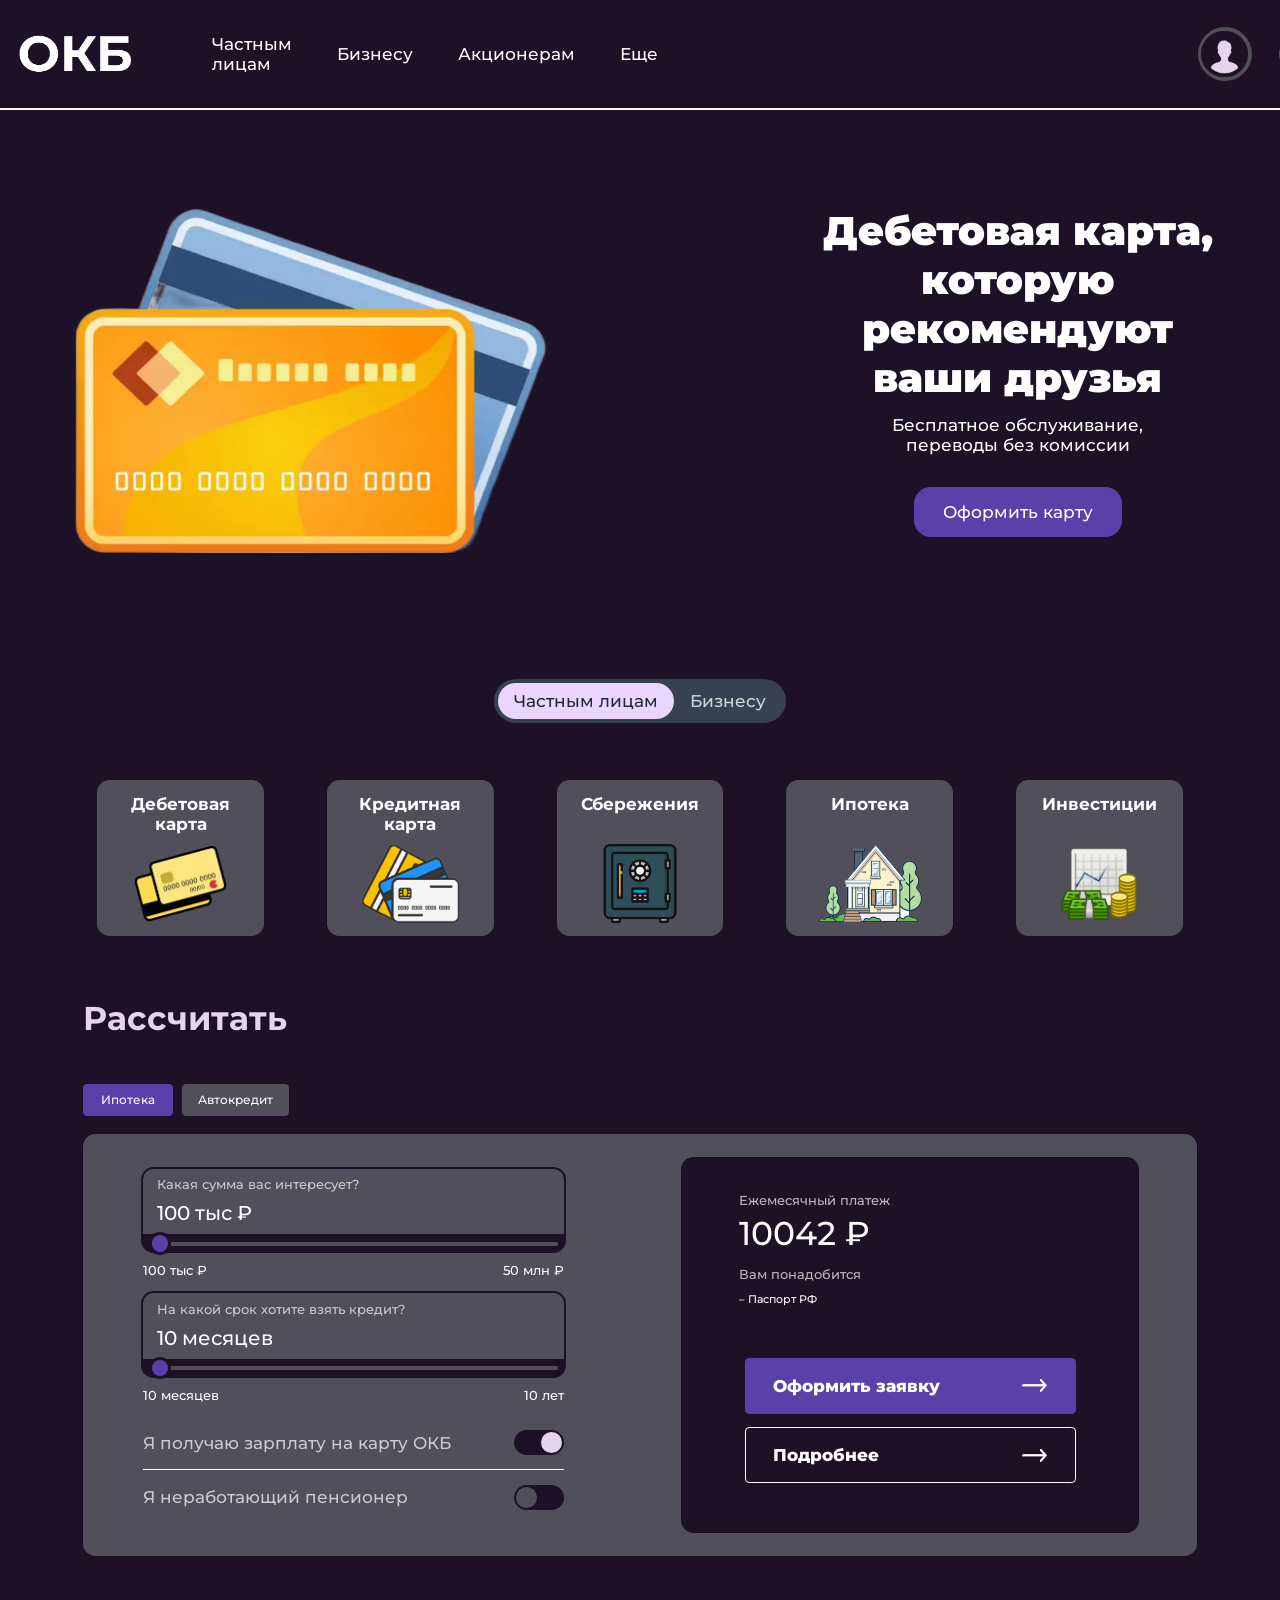
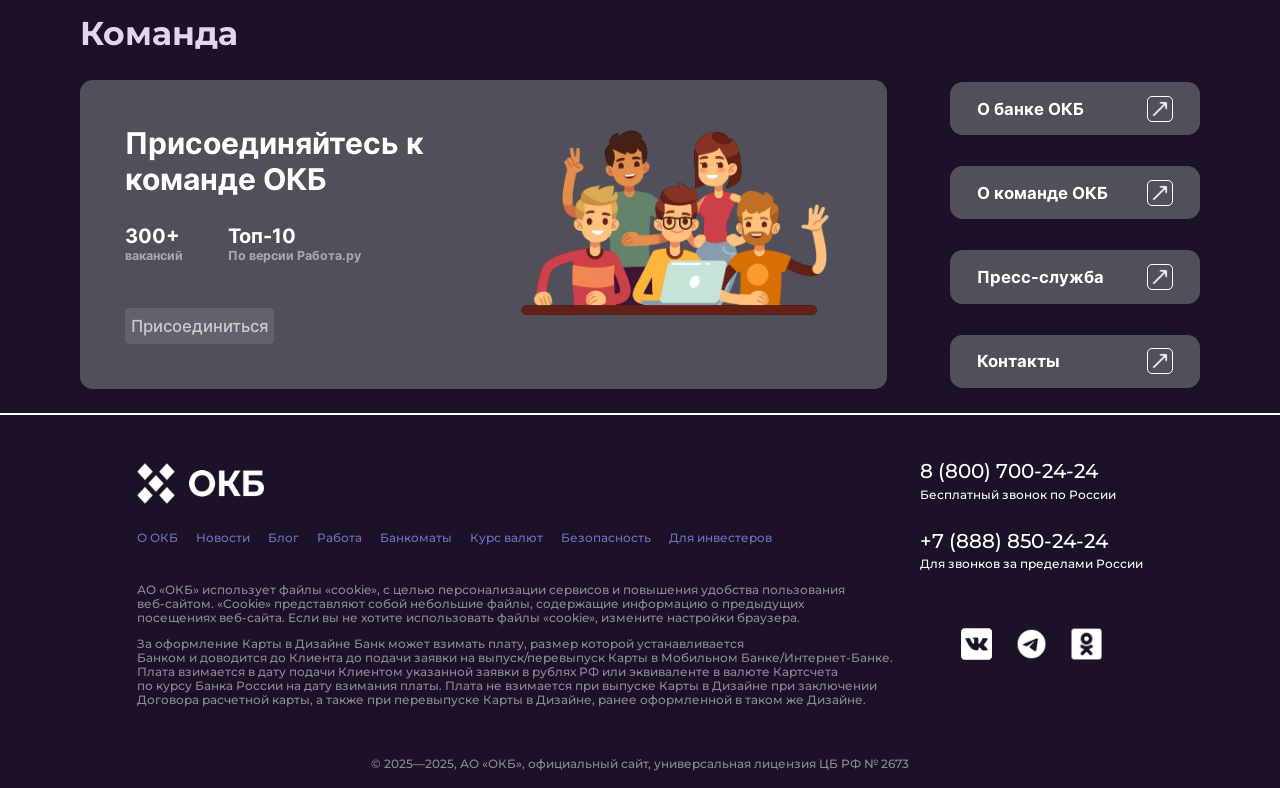
<file: index.html>
<!DOCTYPE html>
<html lang="ru">

<head>
	<meta charset="UTF-8">
	<meta name="viewport" content="width=device-width, initial-scale=1.0">
	<link rel="icon" href="assets/img/icon-okb.png" type="image/png">
	<link rel="stylesheet" href="assets/style/style.css">
	<title>ОКБ | Главная старница</title>
</head>

<body>
	<div class="move-header">
		<header>
			<div class="box-logo-and-nav">
				<img onclick="window.location.href='index.html';" src="assets/img/logo-no-bg-preview (carve.photos).png"
					alt="logo" class="logo">
				<nav class="nav-header" id="nav-header">
					<a onclick="showAlert()" href="">Частным лицам</a>
					<a onclick="showAlert()" href="">Бизнесу</a>
					<a onclick="showAlert()" href="">Акционерам</a>
					<a onclick="showAlert()" href="">Еще</a>
				</nav>
			</div>
			<div class="box-theams-account">
				<div class="fon-account">
					<div class="fon2-account" onclick="window.location.href='entrance.html';">
						<img class="user" src="assets/img/icons8-male-user-90.png" alt="account">
					</div>
				</div>
				<div class="burger" id="burger">
					<div class="line"></div>
					<div class="line"></div>
					<div class="line"></div>
				</div>
				<input type="checkbox" id="toggle_checkbox" checked>
				<label for="toggle_checkbox">
					<div id="ball-fon"></div>
					<div id="star">
						<div class="star" id="star-1">✸</div>
					</div>
					<div id="moon"><img class="moon-img" src="assets/img/icons8-do-not-disturb-ios-90.png" alt="moon">
					</div>
				</label>
			</div>
		</header>
		<div class="dividing-line"></div>
	</div>
	<main>
		<section class="recommendations">
			<img class="recommendations-img"
				src="assets/img/2021-recap-credit-card-users-spent-rs-39000-crore-on-digital-payments.png"
				alt="recommendations">
			<div class="right-block">
				<h1>Дебетовая карта, <br>
					которую рекомендуют <br> ваши друзья</h1>
				<p>Бесплатное обслуживание, <br>
					переводы без комиссии</p>
				<button onclick="showAlert()" class="arrange">Оформить карту</button>
			</div>
		</section>
		<section class="cards">
			<div class="cards-mode">
				<button id="privateBtn" class="cards-mode-button" onclick="toggleButtons('private')">Частным
					лицам</button>
				<button id="businessBtn" class="cards-mode-button" onclick="toggleButtons('business')">Бизнесу</button>
			</div>
			<div class="cards-box">
				<div class="card" onclick="window.location.href='catalog-maps.html';">
					<p>Дебетовая <br> карта</p>
					<img src="assets/img/i.png" alt="Дебеьлвая карта">
				</div>
				<div class="card" onclick="showAlert()">
					<p>Кредитная <br> карта</p>
					<img src="assets/img/JD-11-1024.png" alt="Кредитная карта">
				</div>
				<div class="card" onclick="showAlert()">
					<p>Сбережения</p>
					<img src="assets/img/removebg.png" alt="Сбережения">
				</div>
				<div class="card" onclick="showAlert()">
					<p>Ипотека</p>
					<img src="assets/img/removebg (2).png" alt="Ипотека">
				</div>
				<div class="card" onclick="showAlert()">
					<p>Инвестиции</p>
					<img src="assets/img/GnuCash_logo.svg.png" alt="Инвестиции">
				</div>
			</div>
		</section>
		<section class="calculate-fon">
			<div class="calculate">
				<h1 class="calculate-h1">Рассчитать</h1>
				<div class="calculate-btn-box">
					<button class="calculate-btn calculate-btn-1 active">Ипотека</button>
					<button class="calculate-btn calculate-btn-2">Автокредит</button>
				</div>
				<div class="calculate-box">
					<div class="calculate-box-left">
						<div class="calculate-input-left-right">
							<div class="calculate-input">
								<p class="calculate-input-top">Какая сумма вас интересует?</p>
								<p class="calculate-input-bottom sum">100 тыс ₽</p>
								<input type="range" class="calculate-range" id="colorSlider" min="1" max="50" value="1">
							</div>
							<div class="sum-up">
								<p class="sum-up-1">100 тыс ₽</p>
								<p class="sum-up-2">50 млн ₽</p>
							</div>
							<div class="calculate-input">
								<p class="calculate-input-top">На какой срок хотите взять кредит?</p>
								<p class="calculate-input-bottom mon">5 лет</p>
								<input type="range" class="calculate-range" id="colorSlider1" min="1" max="120"
									value="1">
							</div>
							<div class="sum-up">
								<p class="sum-up-1">10 месяцев</p>
								<p class="sum-up-2">10 лет</p>
							</div>
							<div class="salary-pension">
								<p>Я получаю зарплату на карту ОКБ</p>
								<div id="toggle1" class="toggle1" onclick="toggleSwitch1()">
									<div class="toggle-circle1"></div>
								</div>
							</div>

							<div class="calculate-line"></div>
							<div class="salary-pension">
								<p>Я неработающий пенсионер</p>
								<div id="toggle" class="toggle" onclick="toggleSwitch()">
									<div class="toggle-circle"></div>
								</div>
							</div>
						</div>
					</div>
					<div class="calculate-box-right">
						<div class="calculate-box-right-top">
							<p class="c-b-r-t-1">Ежемесячный платеж</p>
							<p class="c-b-r-t-2">3 150 ₽</p>
							<p class="c-b-r-t-3">Вам понадобится</p>
							<p class="c-b-r-t-4">– Паспорт РФ</p>
						</div>
						<div class="calculate-box-right-bottom">
							<div onclick="showAlert()" class="calculate-box-right-button">
								<p>Оформить заявку</p> <img src="assets/img/icons8-стрелка-100.png" alt="Ссылка">
							</div>
							<div onclick="showAlert()" class="calculate-box-right-button btn-white">
								<p>Подробнее</p><img src="assets/img/icons8-стрелка-100.png" alt="Ссылка">
							</div>
						</div>
					</div>
				</div>
			</div>

		</section>
		<section class="command-fon">
			<div class="command">
				<h1 class="command-h1">Команда</h1>
				<div class="command-box">
					<div class="left-command">
						<div class="command-text-box">
							<h1>Присоединяйтесь к <br> команде ОКБ</h1>
							<div class="box-command-info">
								<div class="command-info">
									<p class="command-main">300+</p>
									<p class="command-main-bottom">вакансий</p>
								</div>
								<div class="command-info">
									<p class="command-main">Топ-10</p>
									<p class="command-main-bottom">По версии Работа.ру</p>
								</div>
							</div>
							<button onclick="showAlert()" class="btn-command">Присоединиться</button>
						</div>
						<img class="command-img" src="assets/img/i-Photoroom.png" alt="Команда">
					</div>
					<div class="right-command">
						<div onclick="showAlert()" class="command-link">
							<p>О банке ОКБ</p>
							<div class="rect"><img src="assets/img/icons8-стрелка-100.png" alt="Ссылка"></div>
						</div>
						<div onclick="showAlert()" class="command-link">
							<p>О команде ОКБ</p>
							<div class="rect"><img src="assets/img/icons8-стрелка-100.png" alt="Ссылка"></div>
						</div>
						<div onclick="showAlert()" class="command-link">
							<p>Пресс-служба</p>
							<div class="rect"><img src="assets/img/icons8-стрелка-100.png" alt="Ссылка"></div>
						</div>
						<div onclick="showAlert()" class="command-link">
							<p>Контакты</p>
							<div class="rect"><img src="assets/img/icons8-стрелка-100.png" alt="Ссылка"></div>
						</div>
					</div>

				</div>
			</div>
		</section>
	</main>
	<div class="dividing-line"></div>
	<footer>
		<div class="footer-top">
			<div class="footer-left">
				<img src="assets/img/logo-no-bg-preview (carve.photos).png" alt="logo">
				<nav class="nav-footer">
					<a onclick="showAlert()" href="">О ОКБ</a>
					<a onclick="showAlert()" href="">Новости</a>
					<a onclick="showAlert()" href="">Блог</a>
					<a onclick="showAlert()" href="">Работа</a>
					<a onclick="showAlert()" href="">Банкоматы</a>
					<a href="exchangerate.html">Курс валют</a>
					<a onclick="showAlert()" href="">Безопасность</a>
					<a onclick="showAlert()" href="">Для инвестеров</a>
				</nav>
				<div class="text-box">
					<p>АО «ОКБ» использует файлы «cookie», с целью персонализации сервисов и повышения удобства
						пользования <br>
						веб-сайтом. «Cookie» представляют собой небольшие файлы, содержащие информацию о предыдущих <br>
						посещениях веб-сайта. Если вы не хотите использовать файлы «cookie», измените настройки
						браузера.

					</p>
					<p>За оформление Карты в Дизайне Банк может взимать плату, размер которой устанавливается <br>
						Банком и доводится до Клиента до подачи заявки на выпуск/перевыпуск Карты в Мобильном
						Банке/Интернет-Банке. <br>
						Плата взимается в дату подачи Клиентом указанной заявки в рублях РФ или эквиваленте в валюте
						Картсчета <br>
						по курсу Банка России на дату взимания платы. Плата не взимается при выпуске Карты в Дизайне при
						заключении <br>
						Договора расчетной карты, а также при перевыпуске Карты в Дизайне, ранее оформленной в таком же
						Дизайне.</p>
				</div>
			</div>
			<div class="footer-right">
				<div class="contact">
					<div class="tel">
						<a href="tel:+">8 (800) 700-24-24</a>
						<p>Бесплатный звонок по России</p>
					</div>
					<div class="tel">
						<a href="tel:+">+7 (888) 850-24-24</a>
						<p>Для звонков за пределами России </p>
					</div>
				</div>
				<div class="social">
					<img onclick="showAlert()" src="assets/img/icons8-vk-com-96.png" alt="VK"><img onclick="showAlert()" src="assets/img/icons8-telegram-100.png"
						alt="Telegram"><img onclick="showAlert()" src="assets/img/icons8-odnoklassniki-90.png" alt="Одноклассники">
				</div>
			</div>
		</div>
		<div class="footer-bottom">
			© 2025—2025, АО «ОКБ», официальный сайт, универсальная лицензия ЦБ РФ № 2673
		</div>
	</footer>
	<script src="assets/script/script.js"></script>
</body>

</html>
</file>
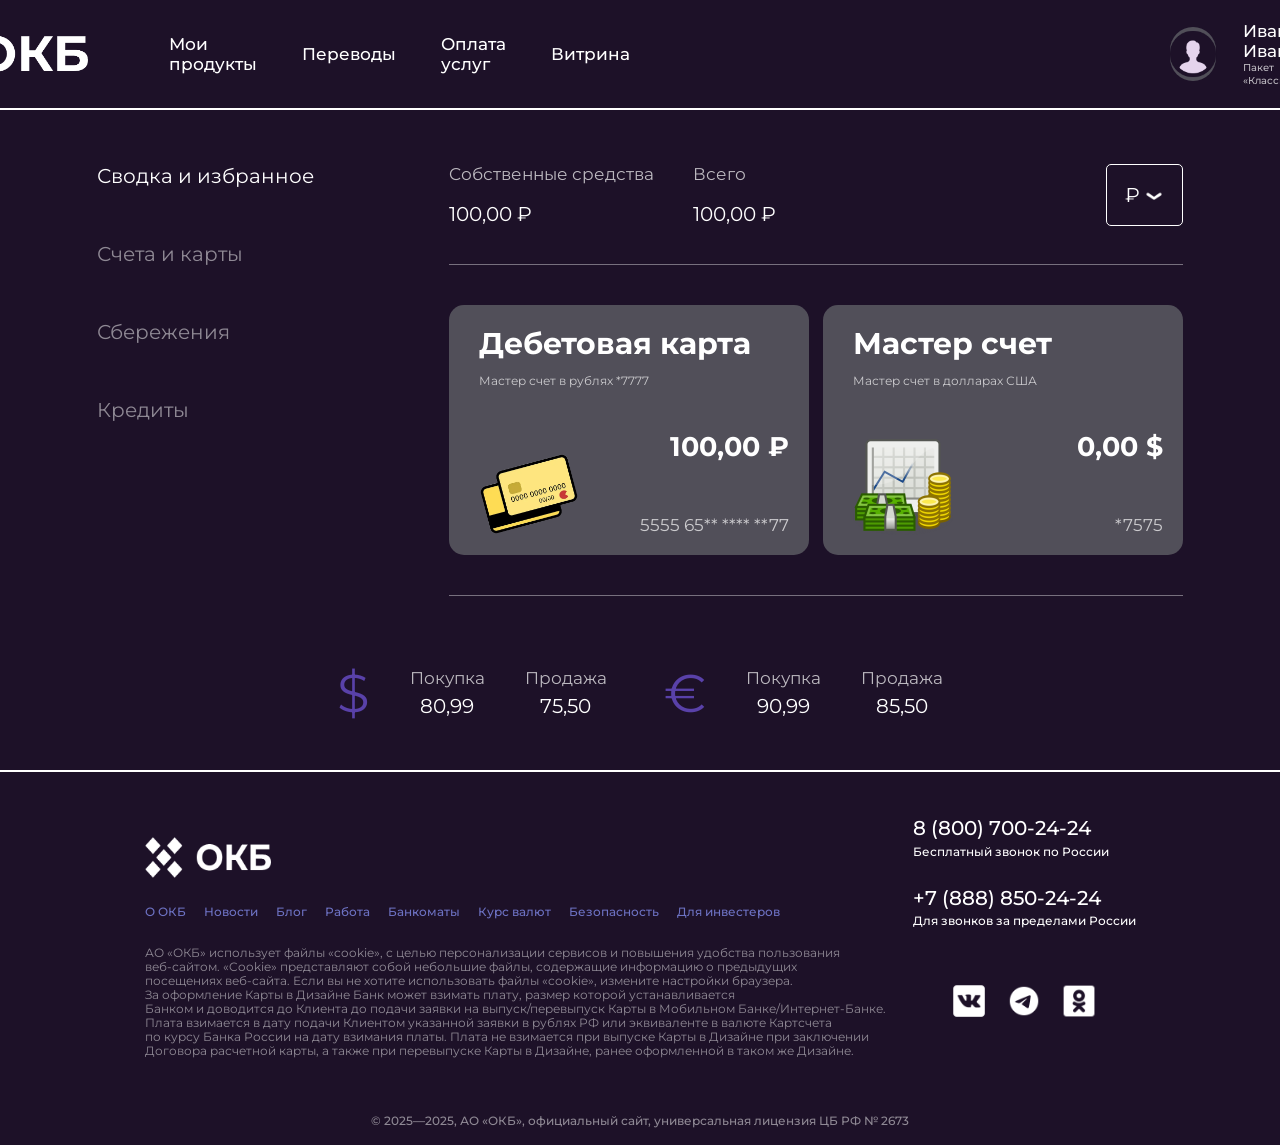
<file: account.html>
<!doctype html>
<html lang="ru">
  <head>
    <meta charset="UTF-8" />
    <meta name="viewport" content="width=device-width, initial-scale=1.0" />
    <link rel="icon" href="assets/img/icon-okb.png" type="image/png" />
    <link rel="stylesheet" href="assets/style/style.css" />
    <link rel="stylesheet" href="assets/style/account.css" />
    <title>Личный кабинет</title>
  </head>

  <body>
    <div class="move-header">
      <header>
        <div class="box-logo-and-nav">
          <img
            onclick="window.location.href = 'index.html'"
            src="assets/img/logo-no-bg-preview (carve.photos).png"
            alt="logo"
            class="logo"
          />
          <nav class="nav-header" id="nav-header">
            <a onclick="showAlert()" href="">Мои продукты</a>
            <a onclick="showAlert()" href="">Переводы</a>
            <a onclick="showAlert()" href="">Оплата услуг</a>
            <a onclick="showAlert()" href="">Витрина</a>
          </nav>
        </div>
        <div class="box-theams-account">
          <div class="fon-account">
            <div
              class="fon2-account"
              onclick="window.location.href = 'entrance.html'"
            >
              <img
                class="user"
                src="assets/img/icons8-male-user-90.png"
                alt="account"
              />
            </div>
          </div>
          <div class="user">
            <div class="user-box">
              <p class="usernam">Иванов Иван</p>
              <p class="status">Пакет «Классический»</p>
            </div>
            <img src="assets/img/icons8-chevron-down-96.png" alt="" />
          </div>
          <div class="burger" id="burger">
            <div class="line"></div>
            <div class="line"></div>
            <div class="line"></div>
          </div>
          <input type="checkbox" id="toggle_checkbox" checked />
          <label for="toggle_checkbox">
            <div id="ball-fon"></div>
            <div id="star">
              <div class="star" id="star-1">✸</div>
            </div>
            <div id="moon">
              <img
                class="moon-img"
                src="assets/img/icons8-do-not-disturb-ios-90.png"
                alt="moon"
              />
            </div>
          </label>
        </div>
      </header>
      <div class="dividing-line"></div>
    </div>
    <main>
      <div class="container">
        <div class="account-content-box">
          <div class="account-nav-box">
            <nav>
              <a onclick="showAlert()" href="#" class="active-1"
                >Сводка и избранное</a
              >
            </nav>
            <nav><a onclick="showAlert()" href="#">Счета и карты</a></nav>
            <nav><a onclick="showAlert()" href="#">Сбережения</a></nav>
            <nav><a onclick="showAlert()" href="#">Кредиты</a></nav>
          </div>
          <div class="account-billing">
            <div class="account-billing__header">
              <div class="account-billing__header-balance-box">
                <div class="account-billing__header-balance">
                  <p class="gray-p">Cобственные средства</p>
                  <p class="white-p" id="amount">100,00 ₽</p>
                </div>
                <div class="account-billing__header-balance">
                  <p class="gray-p">Всего</p>
                  <p class="white-p" id="amount2">100,00 ₽</p>
                </div>
              </div>
              <div class="account-billing__header-currency">
                <p class="white-p" id="selected-currency">₽</p>
                <img
                  src="assets/img/icons8-chevron-down-96.png"
                  alt="arrow"
                  id="currency-toggle"
                />
                <div class="currency-dropdown" id="currency-dropdown">
                  <p class="currency-option" data-currency="₽">₽</p>
                  <p class="currency-option" data-currency="$">$</p>
                </div>
              </div>
            </div>
            <div class="account-billing__main">
              <div class="account-billing__main-card">
                <div class="card-header">
                  <h2>Дебетовая карта</h2>
                  <p>Мастер счет в рублях *7777</p>
                </div>
                <div class="card-main">
                  <div class="card-main__img-box">
                    <img src="assets/img/i.png" alt="Карта1" />
                  </div>
                  <div class="card-main__balance">
                    <h1>100,00 ₽</h1>
                    <p>5555 65** **** **77</p>
                  </div>
                </div>
              </div>
              <div class="account-billing__main-card">
                <div class="card-header">
                  <h2>Мастер счет</h2>
                  <p>Мастер счет в долларах США</p>
                </div>
                <div class="card-main">
                  <div class="card-main__img-box">
                    <img src="assets/img/GnuCash_logo.svg.png" alt="Карта2" />
                  </div>
                  <div class="card-main__balance">
                    <h1>0,00 $</h1>
                    <p>*7575</p>
                  </div>
                </div>
              </div>
            </div>
          </div>
        </div>
        <div class="account-rate">
          <div class="rate-box">
            <div class="rate-symbol">$</div>
            <div class="rate-cost-box">
              <p class="gray-p">Покупка</p>
              <p class="cost">80,99</p>
            </div>
            <div class="rate-cost-box">
              <p class="gray-p">Продажа</p>
              <p class="cost">75,50</p>
            </div>
          </div>
          <div class="rate-box">
            <div class="rate-symbol">€</div>
            <div class="rate-cost-box">
              <p class="gray-p">Покупка</p>
              <p class="cost">90,99</p>
            </div>
            <div class="rate-cost-box">
              <p class="gray-p">Продажа</p>
              <p class="cost">85,50</p>
            </div>
          </div>
        </div>
      </div>
    </main>
    <div class="dividing-line"></div>
    <footer>
      <div class="footer-top">
        <div class="footer-left">
          <img
            src="assets/img/logo-no-bg-preview (carve.photos).png"
            alt="logo"
          />
          <nav class="nav-footer">
            <a onclick="showAlert()" href="">О ОКБ</a>
            <a onclick="showAlert()" href="">Новости</a>
            <a onclick="showAlert()" href="">Блог</a>
            <a onclick="showAlert()" href="">Работа</a>
            <a onclick="showAlert()" href="">Банкоматы</a>
            <a href="exchangerate.html">Курс валют</a>
            <a onclick="showAlert()" href="">Безопасность</a>
            <a onclick="showAlert()" href="">Для инвестеров</a>
          </nav>
          <div class="text-box">
            <p>
              АО «ОКБ» использует файлы «cookie», с целью персонализации
              сервисов и повышения удобства пользования <br />
              веб-сайтом. «Cookie» представляют собой небольшие файлы,
              содержащие информацию о предыдущих <br />
              посещениях веб-сайта. Если вы не хотите использовать файлы
              «cookie», измените настройки браузера.
            </p>
            <p>
              За оформление Карты в Дизайне Банк может взимать плату, размер
              которой устанавливается <br />
              Банком и доводится до Клиента до подачи заявки на
              выпуск/перевыпуск Карты в Мобильном Банке/Интернет-Банке. <br />
              Плата взимается в дату подачи Клиентом указанной заявки в рублях
              РФ или эквиваленте в валюте Картсчета <br />
              по курсу Банка России на дату взимания платы. Плата не взимается
              при выпуске Карты в Дизайне при заключении <br />
              Договора расчетной карты, а также при перевыпуске Карты в Дизайне,
              ранее оформленной в таком же Дизайне.
            </p>
          </div>
        </div>
        <div class="footer-right">
          <div class="contact">
            <div class="tel">
              <a href="tel:+">8 (800) 700-24-24</a>
              <p>Бесплатный звонок по России</p>
            </div>
            <div class="tel">
              <a href="tel:+">+7 (888) 850-24-24</a>
              <p>Для звонков за пределами России</p>
            </div>
          </div>
          <div class="social">
            <img
              onclick="showAlert()"
              src="assets/img/icons8-vk-com-96.png"
              alt="VK"
            /><img
              onclick="showAlert()"
              src="assets/img/icons8-telegram-100.png"
              alt="Telegram"
            /><img
              onclick="showAlert()"
              src="assets/img/icons8-odnoklassniki-90.png"
              alt="Одноклассники"
            />
          </div>
        </div>
      </div>
      <div class="footer-bottom">
        © 2025—2025, АО «ОКБ», официальный сайт, универсальная лицензия ЦБ РФ №
        2673
      </div>
    </footer>
    <script src="assets/script/account.js"></script>
  </body>
</html>
</file>
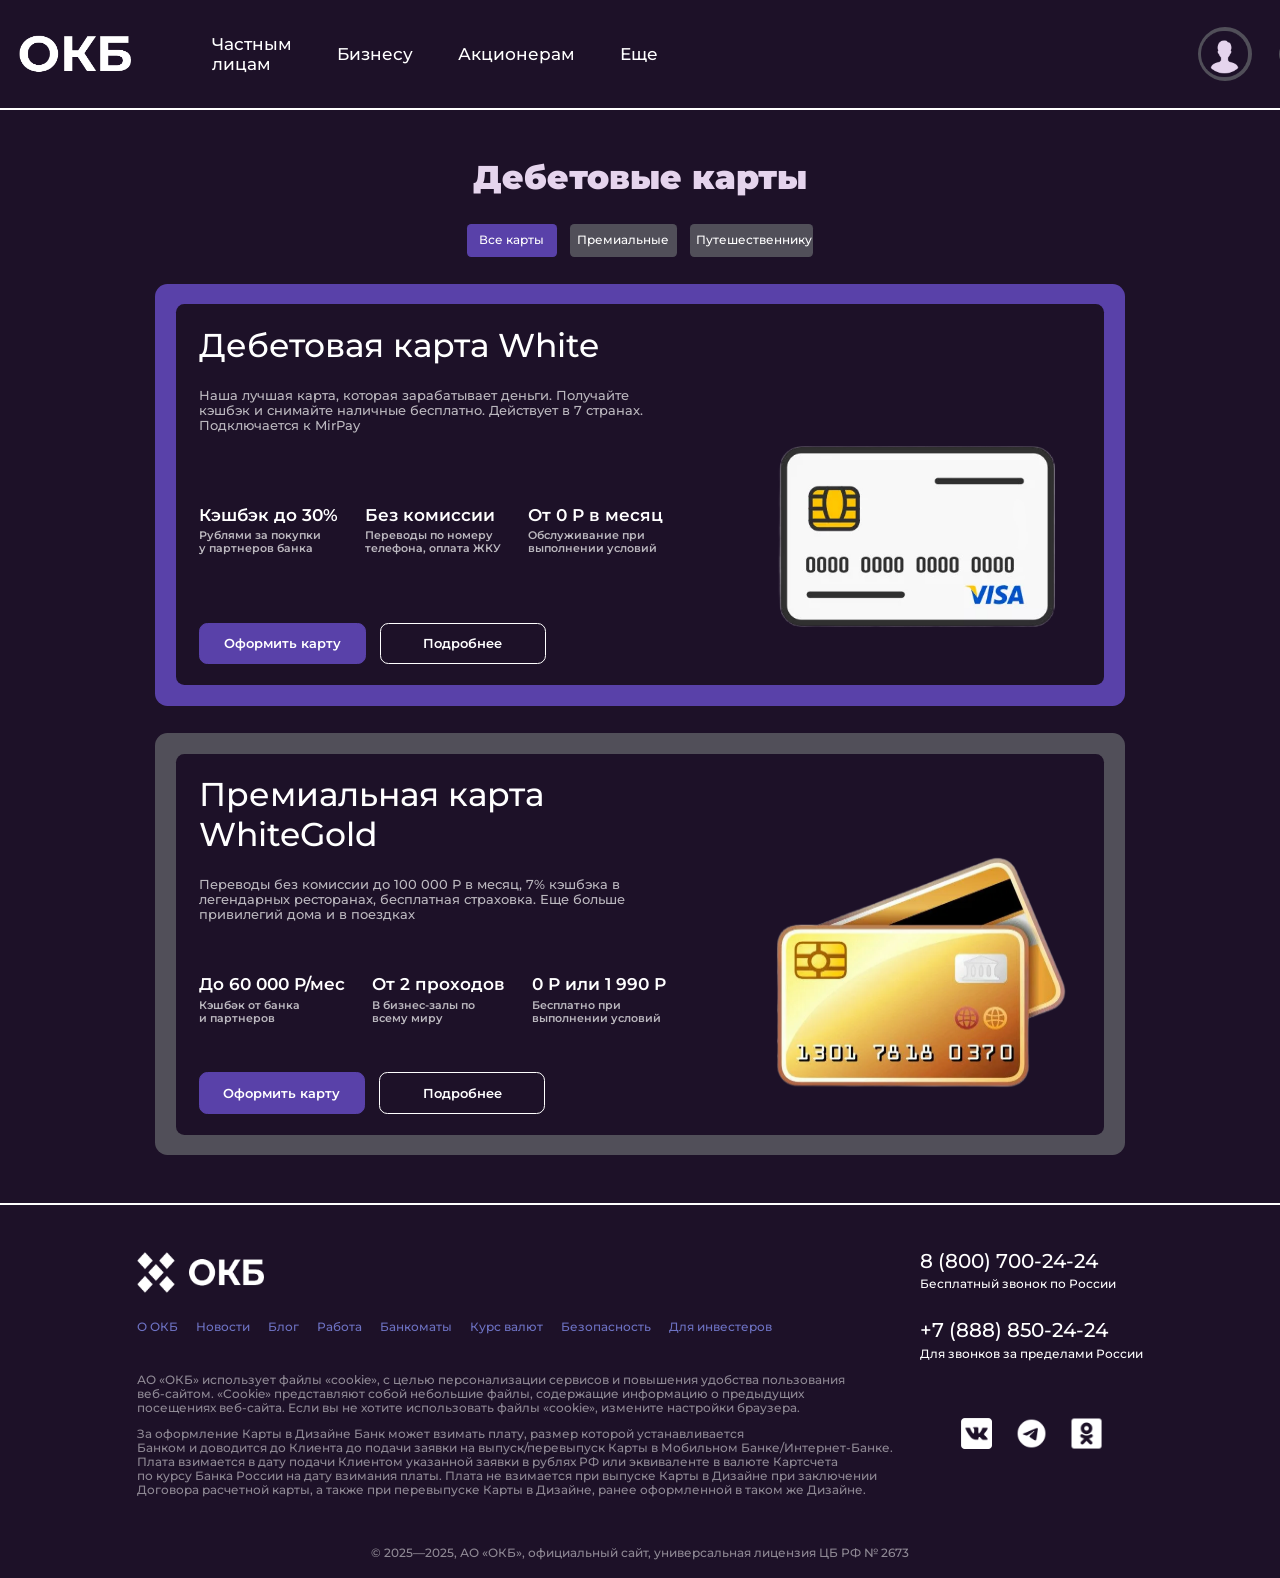
<file: catalog-maps.html>
<!DOCTYPE html>
<html lang="ru">

<head>
	<meta charset="UTF-8">
	<meta name="viewport" content="width=device-width, initial-scale=1.0">
	<link rel="icon" href="assets/img/icon-okb.png" type="image/png">
	<link rel="stylesheet" href="assets/style/style.css">
	<link rel="stylesheet" href="assets/style/catalog-maps.css">
	<title>Дебетовые карты</title>

</head>

<body>
	<div class="move-header">
		<header>
			<div class="box-logo-and-nav">
				<img onclick="window.location.href='index.html';" src="assets/img/logo-no-bg-preview (carve.photos).png"
					alt="logo" class="logo">
				<nav class="nav-header" id="nav-header">
					<a onclick="showAlert()" href="">Частным лицам</a>
					<a onclick="showAlert()" href="">Бизнесу</a>
					<a onclick="showAlert()" href="">Акционерам</a>
					<a onclick="showAlert()" href="">Еще</a>
				</nav>
			</div>
			<div class="box-theams-account">
				<div class="fon-account">
					<div class="fon2-account" onclick="window.location.href='entrance.html';">
						<img class="user" src="assets/img/icons8-male-user-90.png" alt="account">
					</div>
				</div>
				<div class="burger" id="burger">
					<div class="line"></div>
					<div class="line"></div>
					<div class="line"></div>
				</div>
				<input type="checkbox" id="toggle_checkbox" checked>
				<label for="toggle_checkbox">
					<div id="ball-fon"></div>
					<div id="star">
						<div class="star" id="star-1">✸</div>
					</div>
					<div id="moon"><img class="moon-img" src="assets/img/icons8-do-not-disturb-ios-90.png" alt="moon">
					</div>
				</label>
			</div>
		</header>
		<div class="dividing-line"></div>
	</div>
	<main>
		<div class="catalog-maps-fon">
			<h1 class="catalog-maps-h1">Дебетовые карты</h1>
			<div class="catalog-maps-btn-box">
				<button class="catalog-maps-btn1 active">Все карты</button>
				<button class="catalog-maps-btn2">Премиальные</button>
				<button class="catalog-maps-btn3">Путешественнику</button>
			</div>
			<div class="catalog-maps-box-fon">
				<div class="catalog-maps-box">
					<div class="catalog-maps-box-left">
						<h1 class="catalog-maps-box-h1">Дебетовая карта White</h1>
						<p class="catalog-maps-box-p">Наша лучшая карта, которая зарабатывает деньги. Получайте <br>
							кэшбэк и снимайте наличные бесплатно. Действует в 7 странах. <br> Подключается к MirPay</p>
						<div class="catalog-maps-box-box">
							<div class="catalog-maps-box-info">
								<h1>Кэшбэк до 30%</h1>
								<p>Рублями за покупки <br> у партнеров банка</p>
							</div>
							<div class="catalog-maps-box-info">
								<h1>Без комиссии</h1>
								<p>Переводы по номеру <br>телефона, оплата ЖКУ</p>
							</div>
							<div class="catalog-maps-box-info">
								<h1>От 0 Р в месяц</h1>
								<p>Обслуживание при <br>выполнении условий</p>
							</div>
						</div>
						<div class="catalog-maps-box-info-btn">
							<button onclick="showAlert()" class="atalog-maps-box-info-btn1">Оформить карту</button>
							<button onclick="window.location.href='debitcard.html';"
								class="atalog-maps-box-info-btn2">Подробнее</button>
						</div>
					</div>
					<img class="catalog-maps-box-right" src="assets/img/1111.png" alt="Дебетовая карта White">
				</div>
			</div>
			<div class="catalog-maps-box-fon c-m-b-f2">
				<div class="catalog-maps-box">
					<div class="catalog-maps-box-left">
						<h1 class="catalog-maps-box-h1">Премиальная карта <br> WhiteGold</h1>
						<p class="catalog-maps-box-p">Переводы без комиссии до 100 000 Р в месяц, 7% кэшбэка в <br>
							легендарных ресторанах, бесплатная страховка. Еще больше <br>привилегий дома и в поездках
						</p>
						<div class="catalog-maps-box-box c-m-b-b">
							<div class="catalog-maps-box-info">
								<h1>До 60 000 Р/мес</h1>
								<p>Кэшбәк от банка <br>и партнеров</p>
							</div>
							<div class="catalog-maps-box-info">
								<h1>От 2 проходов</h1>
								<p>В бизнес-залы по <br> всему миру</p>
							</div>
							<div class="catalog-maps-box-info">
								<h1>0 Р или 1 990 Р</h1>
								<p>Бесплатно при <br>выполнении условий</p>
							</div>
						</div>
						<div class="catalog-maps-box-info-btn">
							<button onclick="showAlert()" class="atalog-maps-box-info-btn1">Оформить карту</button>
							<button onclick="showAlert()" class="atalog-maps-box-info-btn2">Подробнее</button>
						</div>
					</div>
					<img class="catalog-maps-box-right c-m-b-r" src="assets/img/111111.png" alt="Дебетовая карта White">
				</div>
			</div>
		</div>
	</main>
	<div class="dividing-line"></div>
	<footer>
		<div class="footer-top">
			<div class="footer-left">
				<img src="assets/img/logo-no-bg-preview (carve.photos).png" alt="logo">
				<nav class="nav-footer">
					<a onclick="showAlert()" href="">О ОКБ</a>
					<a onclick="showAlert()" href="">Новости</a>
					<a onclick="showAlert()" href="">Блог</a>
					<a onclick="showAlert()" href="">Работа</a>
					<a onclick="showAlert()" href="">Банкоматы</a>
					<a href="exchangerate.html">Курс валют</a>
					<a onclick="showAlert()" href="">Безопасность</a>
					<a onclick="showAlert()" href="">Для инвестеров</a>
				</nav>
				<div class="text-box">
					<p>АО «ОКБ» использует файлы «cookie», с целью персонализации сервисов и повышения удобства
						пользования <br>
						веб-сайтом. «Cookie» представляют собой небольшие файлы, содержащие информацию о предыдущих <br>
						посещениях веб-сайта. Если вы не хотите использовать файлы «cookie», измените настройки
						браузера.

					</p>
					<p>За оформление Карты в Дизайне Банк может взимать плату, размер которой устанавливается <br>
						Банком и доводится до Клиента до подачи заявки на выпуск/перевыпуск Карты в Мобильном
						Банке/Интернет-Банке. <br>
						Плата взимается в дату подачи Клиентом указанной заявки в рублях РФ или эквиваленте в валюте
						Картсчета <br>
						по курсу Банка России на дату взимания платы. Плата не взимается при выпуске Карты в Дизайне при
						заключении <br>
						Договора расчетной карты, а также при перевыпуске Карты в Дизайне, ранее оформленной в таком же
						Дизайне.</p>
				</div>
			</div>
			<div class="footer-right">
				<div class="contact">
					<div class="tel">
						<a href="tel:+">8 (800) 700-24-24</a>
						<p>Бесплатный звонок по России</p>
					</div>
					<div class="tel">
						<a href="tel:+">+7 (888) 850-24-24</a>
						<p>Для звонков за пределами России </p>
					</div>
				</div>
				<div class="social">
					<img onclick="showAlert()" src="assets/img/icons8-vk-com-96.png" alt="VK"><img onclick="showAlert()" src="assets/img/icons8-telegram-100.png"
						alt="Telegram"><img onclick="showAlert()" src="assets/img/icons8-odnoklassniki-90.png" alt="Одноклассники">
				</div>
			</div>
		</div>
		<div class="footer-bottom">
			© 2025—2025, АО «ОКБ», официальный сайт, универсальная лицензия ЦБ РФ № 2673
		</div>
	</footer>
	<script src="assets/script/catalog-maps.js"></script>
</body>

</html>
</file>
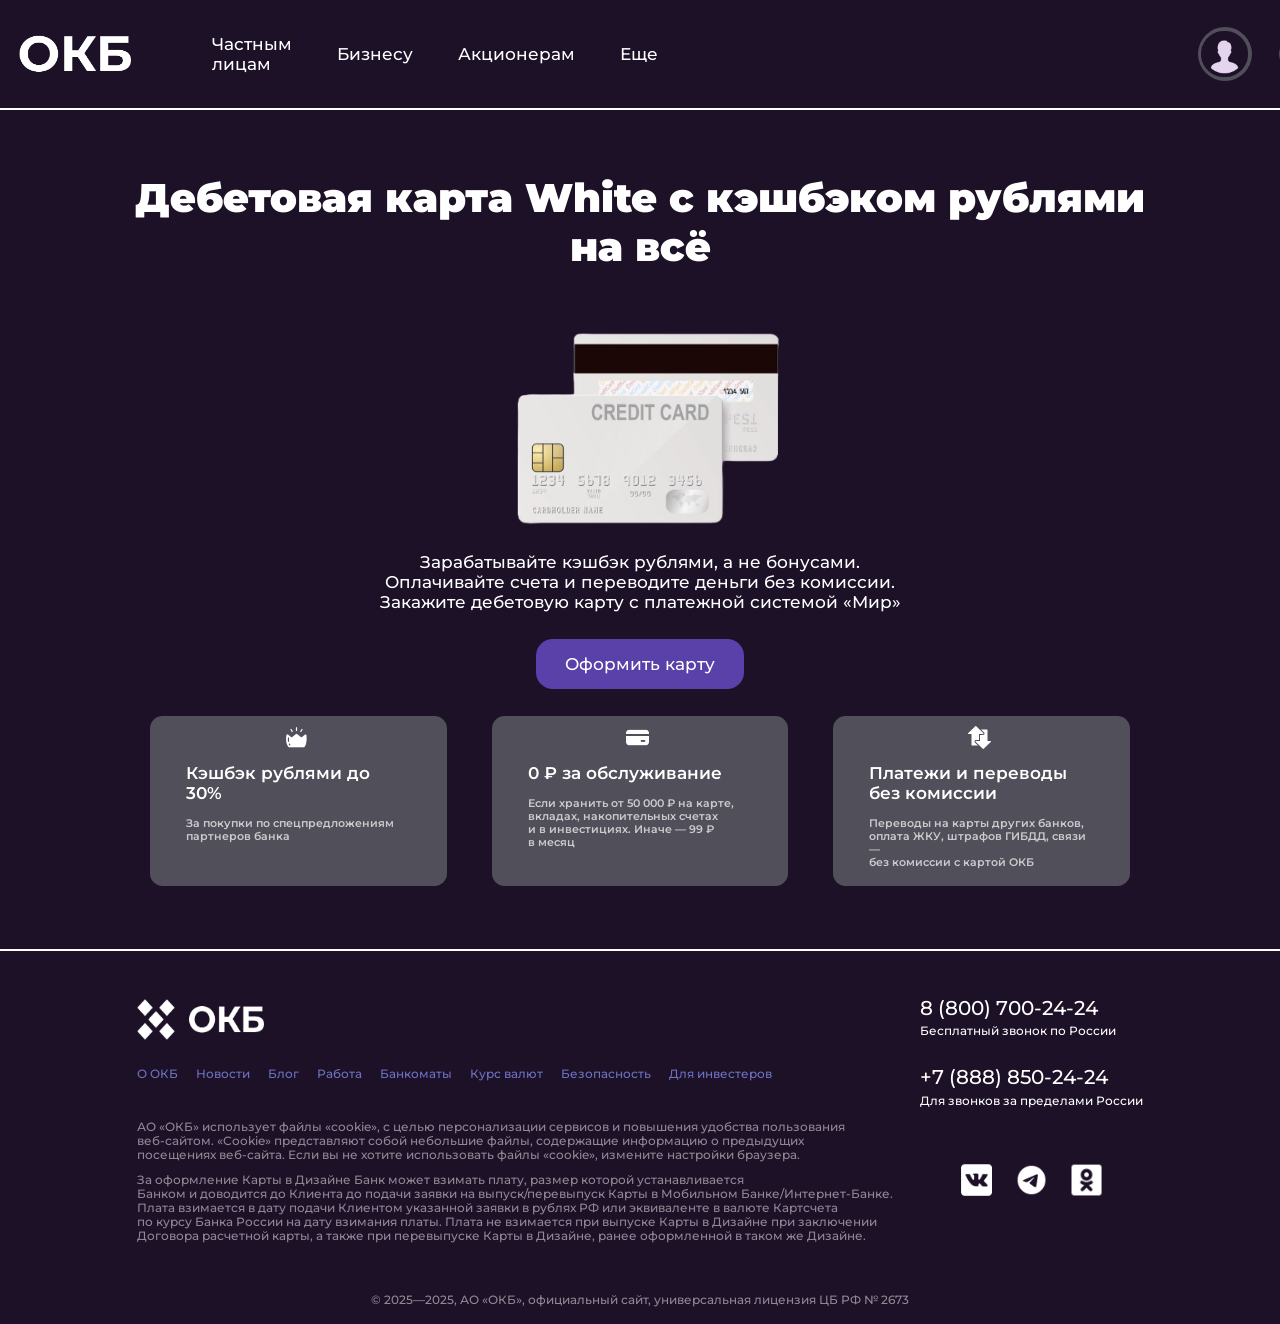
<file: debitcard.html>
<!DOCTYPE html>
<html lang="en">

<head>
	<meta charset="UTF-8">
	<meta name="viewport" content="width=device-width, initial-scale=1.0">
	<link rel="icon" href="assets/img/icon-okb.png" type="image/png">
	<link rel="stylesheet" href="assets/style/style.css">
	<link rel="stylesheet" href="assets/style/debitcard.css">
	<title>Дебетовая карта</title>
</head>

<body>
	<div class="move-header">
		<header>
			<div class="box-logo-and-nav">
				<img onclick="window.location.href='index.html';" src="assets/img/logo-no-bg-preview (carve.photos).png"
					alt="logo" class="logo">
				<nav class="nav-header" id="nav-header">
					<a onclick="showAlert()" href="">Частным лицам</a>
					<a onclick="showAlert()" href="">Бизнесу</a>
					<a onclick="showAlert()" href="">Акционерам</a>
					<a onclick="showAlert()" href="">Еще</a>
				</nav>
			</div>
			<div class="box-theams-account">
				<div class="fon-account">
					<div class="fon2-account" onclick="window.location.href='entrance.html';">
						<img class="user" src="assets/img/icons8-male-user-90.png" alt="account">
					</div>
				</div>
				<div class="burger" id="burger">
					<div class="line"></div>
					<div class="line"></div>
					<div class="line"></div>
				</div>
				<input type="checkbox" id="toggle_checkbox" checked>
				<label for="toggle_checkbox">
					<div id="ball-fon"></div>
					<div id="star">
						<div class="star" id="star-1">✸</div>
					</div>
					<div id="moon"><img class="moon-img" src="assets/img/icons8-do-not-disturb-ios-90.png" alt="moon">
					</div>
				</label>
			</div>
		</header>
		<div class="dividing-line"></div>
	</div>
	<main>
		<section class="debitcard-fon">
			<h1>Дебетовая карта White c кэшбэком рублями <br> на всё</h1>
			<img src="assets/img/Adobe Express - file1.png" alt="White-Card">
			<p>Зарабатывайте кэшбэк рублями, а не бонусами. <br>Оплачивайте счета и переводите деньги без комиссии. <br>
				Закажите дебетовую карту с платежной системой «Мир»</p>
			<button onclick="showAlert()" onclick="showAlert()" onclick="showAlert()" class="debitcard-btn">Оформить карту</button>
			<div class="debitcard-info-box">
				<div class="debitcard-info">
					<img src="assets/img/icons8-crown-50.png" alt="Корона">
					<h3>Кэшбэк рублями до 30%</h3>
					<p>За покупки по спецпредложениям <br>
						партнеров банка</p>
				</div>
				<div class="debitcard-info">
					<img src="assets/img/icons8-magnetic-card-96.png" alt="Карта">
					<h3>0 ₽ за обслуживание</h3>
					<p>Если хранить от 50 000 ₽ на карте, <br>
						вкладах, накопительных счетах <br>
						и в инвестициях. Иначе — 99 ₽ <br>
						в месяц</p>
				</div>
				<div class="debitcard-info">
					<img src="assets/img/icons8-financial-changes-100.png" alt="Перевод">
					<h3>Платежи и переводы
						без комиссии</h3>
					<p>Переводы на карты других банков, <br>
						оплата ЖКУ, штрафов ГИБДД, связи — <br>
						без комиссии с картой ОКБ</p>
				</div>
			</div>
		</section>
	</main>
	<div class="dividing-line"></div>
	<footer>
		<div class="footer-top">
			<div class="footer-left">
				<img src="assets/img/logo-no-bg-preview (carve.photos).png" alt="logo">
				<nav class="nav-footer">
					<a onclick="showAlert()" onclick="showAlert()" href="">О ОКБ</a>
					<a onclick="showAlert()" onclick="showAlert()" href="">Новости</a>
					<a onclick="showAlert()" onclick="showAlert()" href="">Блог</a>
					<a onclick="showAlert()" onclick="showAlert()" href="">Работа</a>
					<a onclick="showAlert()" onclick="showAlert()" href="">Банкоматы</a>
					<a href="exchangerate.html">Курс валют</a>
					<a onclick="showAlert()" onclick="showAlert()" href="">Безопасность</a>
					<a onclick="showAlert()" onclick="showAlert()" href="">Для инвестеров</a>
				</nav>
				<div class="text-box">
					<p>АО «ОКБ» использует файлы «cookie», с целью персонализации сервисов и повышения удобства
						пользования <br>
						веб-сайтом. «Cookie» представляют собой небольшие файлы, содержащие информацию о предыдущих <br>
						посещениях веб-сайта. Если вы не хотите использовать файлы «cookie», измените настройки
						браузера.

					</p>
					<p>За оформление Карты в Дизайне Банк может взимать плату, размер которой устанавливается <br>
						Банком и доводится до Клиента до подачи заявки на выпуск/перевыпуск Карты в Мобильном
						Банке/Интернет-Банке. <br>
						Плата взимается в дату подачи Клиентом указанной заявки в рублях РФ или эквиваленте в валюте
						Картсчета <br>
						по курсу Банка России на дату взимания платы. Плата не взимается при выпуске Карты в Дизайне при
						заключении <br>
						Договора расчетной карты, а также при перевыпуске Карты в Дизайне, ранее оформленной в таком же
						Дизайне.</p>
				</div>
			</div>
			<div class="footer-right">
				<div class="contact">
					<div class="tel">
						<a href="tel:+">8 (800) 700-24-24</a>
						<p>Бесплатный звонок по России</p>
					</div>
					<div class="tel">
						<a href="tel:+">+7 (888) 850-24-24</a>
						<p>Для звонков за пределами России </p>
					</div>
				</div>
				<div class="social">
					<img onclick="showAlert()" src="assets/img/icons8-vk-com-96.png" alt="VK"><img onclick="showAlert()" src="assets/img/icons8-telegram-100.png"
						alt="Telegram"><img onclick="showAlert()" src="assets/img/icons8-odnoklassniki-90.png" alt="Одноклассники">
				</div>
			</div>
		</div>
		<div class="footer-bottom">
			© 2025—2025, АО «ОКБ», официальный сайт, универсальная лицензия ЦБ РФ № 2673
		</div>
	</footer>
	<script src="assets/script/debitcard.js"></script>
</body>

</html>
</file>
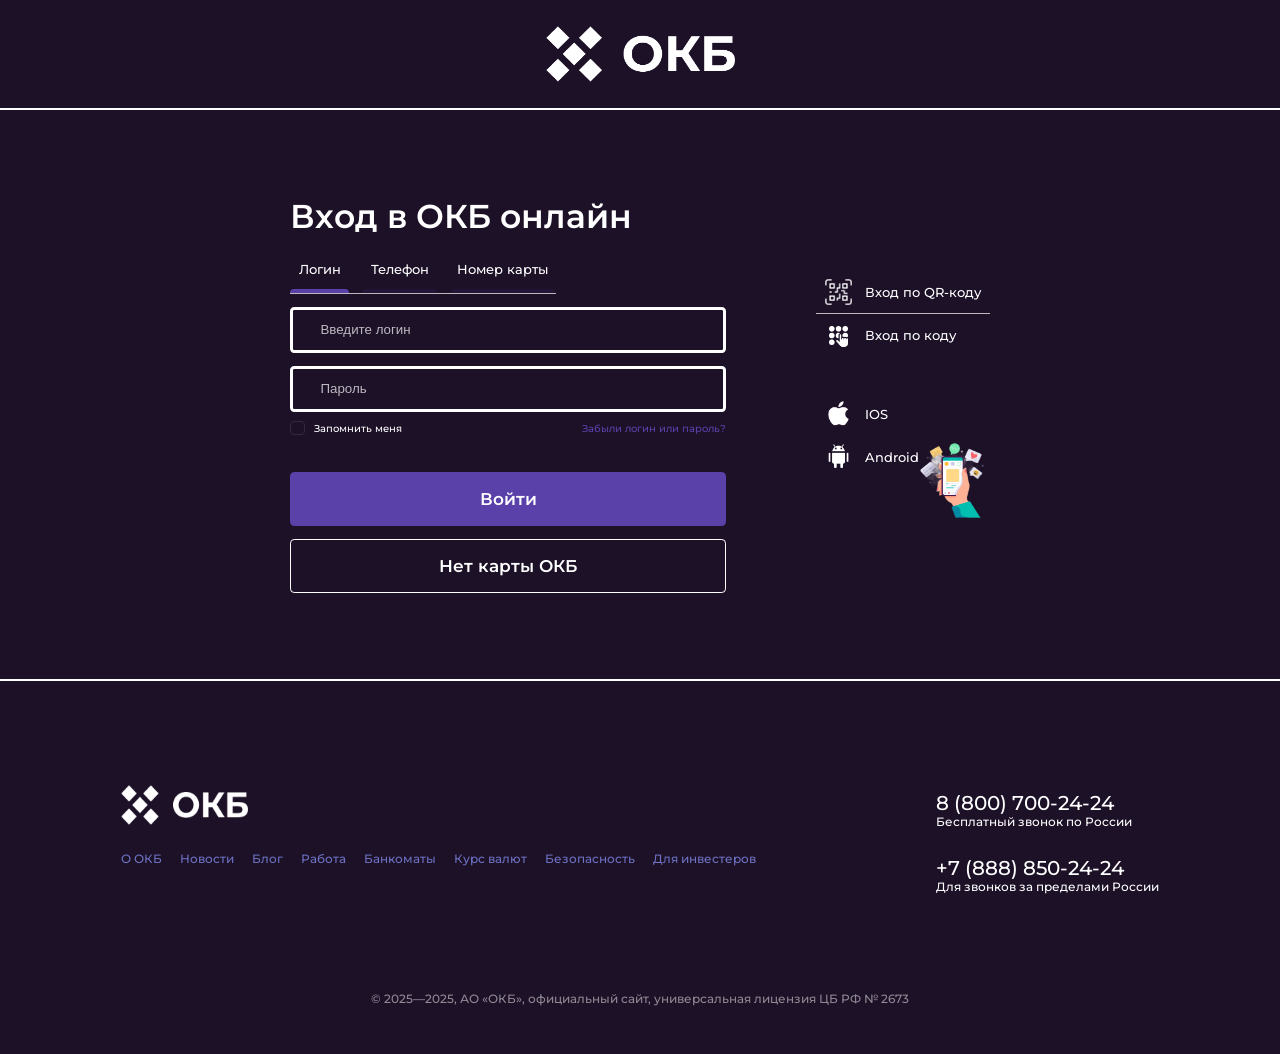
<file: entrance.html>
<!DOCTYPE html>
<html lang="ru">

<head>
	<meta charset="UTF-8">
	<meta name="viewport" content="width=device-width, initial-scale=1.0">
	<link rel="icon" href="assets/img/icon-okb.png" type="image/png">
	<link rel="stylesheet" href="assets/style/style.css">
	<link rel="stylesheet" href="assets/style/entrance.css">
	<title>Вход</title>
</head>

<body>
	<div class="move-header">
		<header>
			<div class="box-logo-and-nav">
				<img onclick="window.location.href='index.html';" src="assets/img/logo-no-bg-preview (carve.photos).png"
					alt="logo" class="logo">
				<nav class="nav-header" id="nav-header">
					<a href="">Частным лицам</a>
					<a href="">Бизнесу</a>
					<a href="">Акционерам</a>
					<a href="">Еще</a>
				</nav>
			</div>
			<div class="box-theams-account">
				<div class="fon-account">
					<div class="fon2-account" onclick="window.location.href='entrance.html';">
						<img class="user" src="assets/img/icons8-male-user-90.png" alt="account">
					</div>
				</div>
				<div class="burger" id="burger">
					<div class="line"></div>
					<div class="line"></div>
					<div class="line"></div>
				</div>
				<input type="checkbox" id="toggle_checkbox" checked>
				<label for="toggle_checkbox">
					<div id="ball-fon"></div>
					<div id="star">
						<div class="star" id="star-1">✸</div>
					</div>
					<div id="moon"><img class="moon-img" src="assets/img/icons8-do-not-disturb-ios-90.png" alt="moon">
					</div>
				</label>
			</div>
		</header>
		<div class="dividing-line"></div>
	</div>
	<main>
		<section class="entrance">
			<form class="entrance-left">
				<h1>Вход в ОКБ онлайн</h1>
				<div class="entrance-group-of-choice">
					<div class="e-g-o-c-box">
						<div class="group-of-choice active" data-choice="1">
							<p>Логин</p>
							<div class="choic-1"></div>
						</div>
						<div class="group-of-choice" data-choice="2">
							<p>Телефон</p>
							<div class="choic-2"></div>
						</div>
						<div class="group-of-choice" data-choice="3">
						<p>Номер карты</p>
							<div class="choic-3"></div>
						</div>
					</div>
					<div class="entrance-line"></div>
				</div>
				<input type="text" name="" id="" placeholder="Введите логин" required>
				<div class="entrance-margin">
					<input type="password" name="" id="" placeholder="Пароль" required>
					<div class="checkbox-href">
						<div class="entrance-checkbox">
							<input type="checkbox" id="checkbox1">
							<label for="checkbox1"></label>
							<p>Запомнить меня</p>
						</div>
						<a href="">Забыли логин или пароль?</a>
					</div>
				</div>
				<div class="entrance-btn-box">
					<button class="e-b-b-1" onclick="window.location.href='account.html';">Войти</button>
					<button onclick="window.location.href='registration.html';" class="e-b-b-2">Нет карты ОКБ</button>
				</div>
			</form>
			<div class="entrance-right">
				<div class="login-method">
					<div class="login-method1">
						<img onclick="showAlert()" class="entrance-right-img" src="assets/img/icons8-qr-64.png" alt="qr-code">
						<p>Вход по QR-коду</p>
					</div>
					<div class="line-login"></div>
					<div class="login-method2">
						<img onclick="showAlert()" class="entrance-right-img" src="assets/img/icons8-dialing-number-96.png" alt="pin-code">
						<p>Вход по коду</p>
					</div>
				</div>
				<div class="application">
					<div class="application1">
						<img onclick="showAlert()" class="entrance-right-img" src="assets/img/icons8-apple-90.png" alt="pin-code">
						<p>IOS</p>
					</div>
					<div class="application2">
						<img onclick="showAlert()" class="entrance-right-img" src="assets/img/icons8-android-90.png" alt="pin-code">
						<p>Android</p>
					</div>
					<img class="application-picter"
						src="assets/img/5i3X6JEqlsxYr-petTqbWTPsGAVvpa6xpZ61JPAaP5TUkE60z2Xyk_8ZiYsF3uFJRiFSs7905zcytSra2tbEfAEK.png"
						alt="picter">
				</div>
			</div>
		</section>
	</main>
	<div class="dividing-line"></div>
	<footer>
		<div class="footer-top">
			<div class="footer-left">
				<img src="assets/img/logo-no-bg-preview (carve.photos).png" alt="logo">
				<nav class="nav-footer">
					<a onclick="showAlert()" href="">О ОКБ</a>
					<a onclick="showAlert()" href="">Новости</a>
					<a onclick="showAlert()" href="">Блог</a>
					<a onclick="showAlert()" href="">Работа</a>
					<a onclick="showAlert()" href="">Банкоматы</a>
					<a href="exchangerate.html">Курс валют</a>
					<a onclick="showAlert()" href="">Безопасность</a>
					<a onclick="showAlert()" href="">Для инвестеров</a>
				</nav>
				<div class="text-box">
					<p>АО «ОКБ» использует файлы «cookie», с целью персонализации сервисов и повышения удобства
						пользования <br>
						веб-сайтом. «Cookie» представляют собой небольшие файлы, содержащие информацию о предыдущих <br>
						посещениях веб-сайта. Если вы не хотите использовать файлы «cookie», измените настройки
						браузера.

					</p>
					<p>За оформление Карты в Дизайне Банк может взимать плату, размер которой устанавливается <br>
						Банком и доводится до Клиента до подачи заявки на выпуск/перевыпуск Карты в Мобильном
						Банке/Интернет-Банке. <br>
						Плата взимается в дату подачи Клиентом указанной заявки в рублях РФ или эквиваленте в валюте
						Картсчета <br>
						по курсу Банка России на дату взимания платы. Плата не взимается при выпуске Карты в Дизайне при
						заключении <br>
						Договора расчетной карты, а также при перевыпуске Карты в Дизайне, ранее оформленной в таком же
						Дизайне.</p>
				</div>
			</div>
			<div class="footer-right">
				<div class="contact">
					<div class="tel">
						<a href="tel:+">8 (800) 700-24-24</a>
						<p>Бесплатный звонок по России</p>
					</div>
					<div class="tel">
						<a href="tel:+">+7 (888) 850-24-24</a>
						<p>Для звонков за пределами России </p>
					</div>
				</div>
				<div class="social">
					<img src="assets/img/icons8-vk-com-96.png" alt="VK"><img src="assets/img/icons8-telegram-100.png"
						alt="Telegram"><img src="assets/img/icons8-odnoklassniki-90.png" alt="Одноклассники">
				</div>
			</div>
		</div>
		<div class="footer-bottom">
			© 2025—2025, АО «ОКБ», официальный сайт, универсальная лицензия ЦБ РФ № 2673
		</div>
	</footer>
	<script src="assets/script/entrance.js"></script>
</body>

</html>
</file>
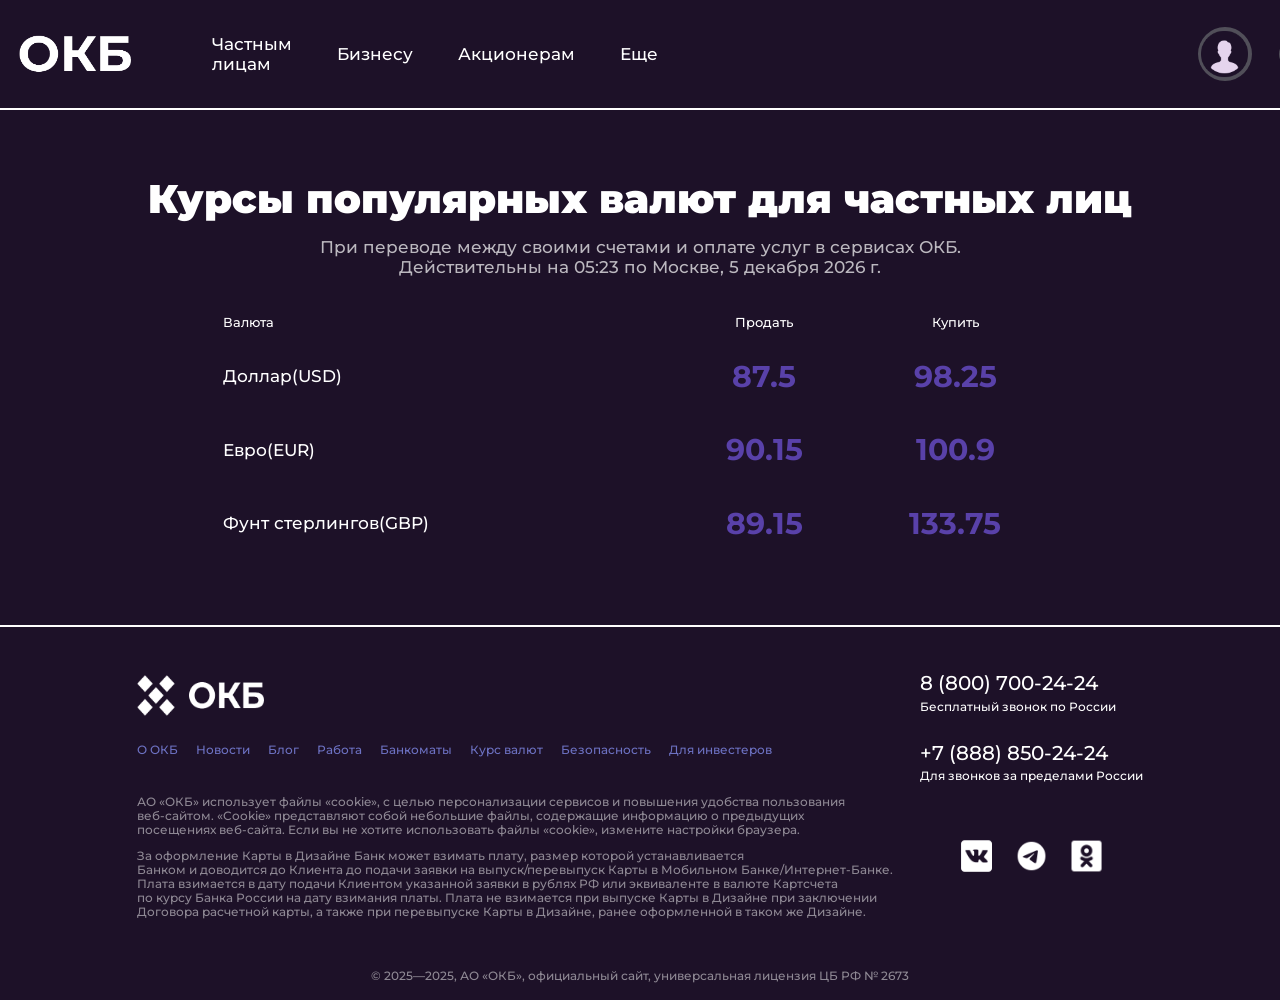
<file: exchangerate.html>
<!DOCTYPE html>
<html lang="ru">

<head>
	<meta charset="UTF-8">
	<meta name="viewport" content="width=device-width, initial-scale=1.0">
	<link rel="icon" href="assets/img/icon-okb.png" type="image/png">
	<link rel="stylesheet" href="assets/style/style.css">
	<link rel="stylesheet" href="assets/style/exchangerate.css">
	<title>Курс валют</title>
</head>

<body>
	<div class="move-header">
		<header>
			<div class="box-logo-and-nav">
				<img onclick="window.location.href='index.html';" src="assets/img/logo-no-bg-preview (carve.photos).png"
					alt="logo" class="logo">
				<nav class="nav-header" id="nav-header">
					<a onclick="showAlert()" href="">Частным лицам</a>
					<a onclick="showAlert()" href="">Бизнесу</a>
					<a onclick="showAlert()" href="">Акционерам</a>
					<a onclick="showAlert()" href="">Еще</a>
				</nav>
			</div>
			<div class="box-theams-account">
				<div class="fon-account">
					<div class="fon2-account" onclick="window.location.href='entrance.html';">
						<img class="user" src="assets/img/icons8-male-user-90.png" alt="account">
					</div>
				</div>
				<div class="burger" id="burger">
					<div class="line"></div>
					<div class="line"></div>
					<div class="line"></div>
				</div>
				<input type="checkbox" id="toggle_checkbox" checked>
				<label for="toggle_checkbox">
					<div id="ball-fon"></div>
					<div id="star">
						<div class="star" id="star-1">✸</div>
					</div>
					<div id="moon"><img class="moon-img" src="assets/img/icons8-do-not-disturb-ios-90.png" alt="moon">
					</div>
				</label>
			</div>
		</header>
		<div class="dividing-line"></div>
	</div>
	<main>
		<section class="exchangerate-fon">
			<h1>Курсы популярных валют для частных лиц</h1>
			<p>При переводе между своими счетами и оплате услуг в сервисах ОКБ. <br>
				Действительны на <span id="current-time"></span> по Москве, <span id="current-date"></span></p>
			<table class="exchangerate-table">
				<tr>
					<td class="table-top">Валюта</td>
					<td class="table-top table-center">Продать</td>
					<td class="table-top table-center">Купить</td>
				</tr>
				<tr>
					<td class="table-left">Доллар(USD)</td>
					<td class="exchange-rate">87.5</td>
					<td class="exchange-rate">98.25</td>
				</tr>
				<tr>
					<td class="table-left">Евро(EUR)</td>
					<td class="exchange-rate">90.15</td>
					<td class="exchange-rate">100.9</td>
				</tr>
				<tr>
					<td class="table-left">Фунт стерлингов(GBP)</td>
					<td class="exchange-rate">89.15</td>
					<td class="exchange-rate">133.75</td>
				</tr>
			</table>
		</section>
	</main>
	<div class="dividing-line"></div>
	<footer>
		<div class="footer-top">
			<div class="footer-left">
				<img src="assets/img/logo-no-bg-preview (carve.photos).png" alt="logo">
				<nav class="nav-footer">
					<a onclick="showAlert()" href="">О ОКБ</a>
					<a onclick="showAlert()" href="">Новости</a>
					<a onclick="showAlert()" href="">Блог</a>
					<a onclick="showAlert()" href="">Работа</a>
					<a onclick="showAlert()" href="">Банкоматы</a>
					<a href="exchangerate.html">Курс валют</a>
					<a onclick="showAlert()" href="">Безопасность</a>
					<a onclick="showAlert()" href="">Для инвестеров</a>
				</nav>
				<div class="text-box">
					<p>АО «ОКБ» использует файлы «cookie», с целью персонализации сервисов и повышения удобства
						пользования <br>
						веб-сайтом. «Cookie» представляют собой небольшие файлы, содержащие информацию о предыдущих <br>
						посещениях веб-сайта. Если вы не хотите использовать файлы «cookie», измените настройки
						браузера.

					</p>
					<p>За оформление Карты в Дизайне Банк может взимать плату, размер которой устанавливается <br>
						Банком и доводится до Клиента до подачи заявки на выпуск/перевыпуск Карты в Мобильном
						Банке/Интернет-Банке. <br>
						Плата взимается в дату подачи Клиентом указанной заявки в рублях РФ или эквиваленте в валюте
						Картсчета <br>
						по курсу Банка России на дату взимания платы. Плата не взимается при выпуске Карты в Дизайне при
						заключении <br>
						Договора расчетной карты, а также при перевыпуске Карты в Дизайне, ранее оформленной в таком же
						Дизайне.</p>
				</div>
			</div>
			<div class="footer-right">
				<div class="contact">
					<div class="tel">
						<a href="tel:+">8 (800) 700-24-24</a>
						<p>Бесплатный звонок по России</p>
					</div>
					<div class="tel">
						<a href="tel:+">+7 (888) 850-24-24</a>
						<p>Для звонков за пределами России </p>
					</div>
				</div>
				<div class="social">
					<img onclick="showAlert()" src="assets/img/icons8-vk-com-96.png" alt="VK"><img onclick="showAlert()" src="assets/img/icons8-telegram-100.png"
						alt="Telegram"><img onclick="showAlert()" src="assets/img/icons8-odnoklassniki-90.png" alt="Одноклассники">
				</div>
			</div>
		</div>
		<div class="footer-bottom">
			© 2025—2025, АО «ОКБ», официальный сайт, универсальная лицензия ЦБ РФ № 2673
		</div>
	</footer>
	<script src="assets/script/exchangerate.js"></script>
</body>

</html>
</file>
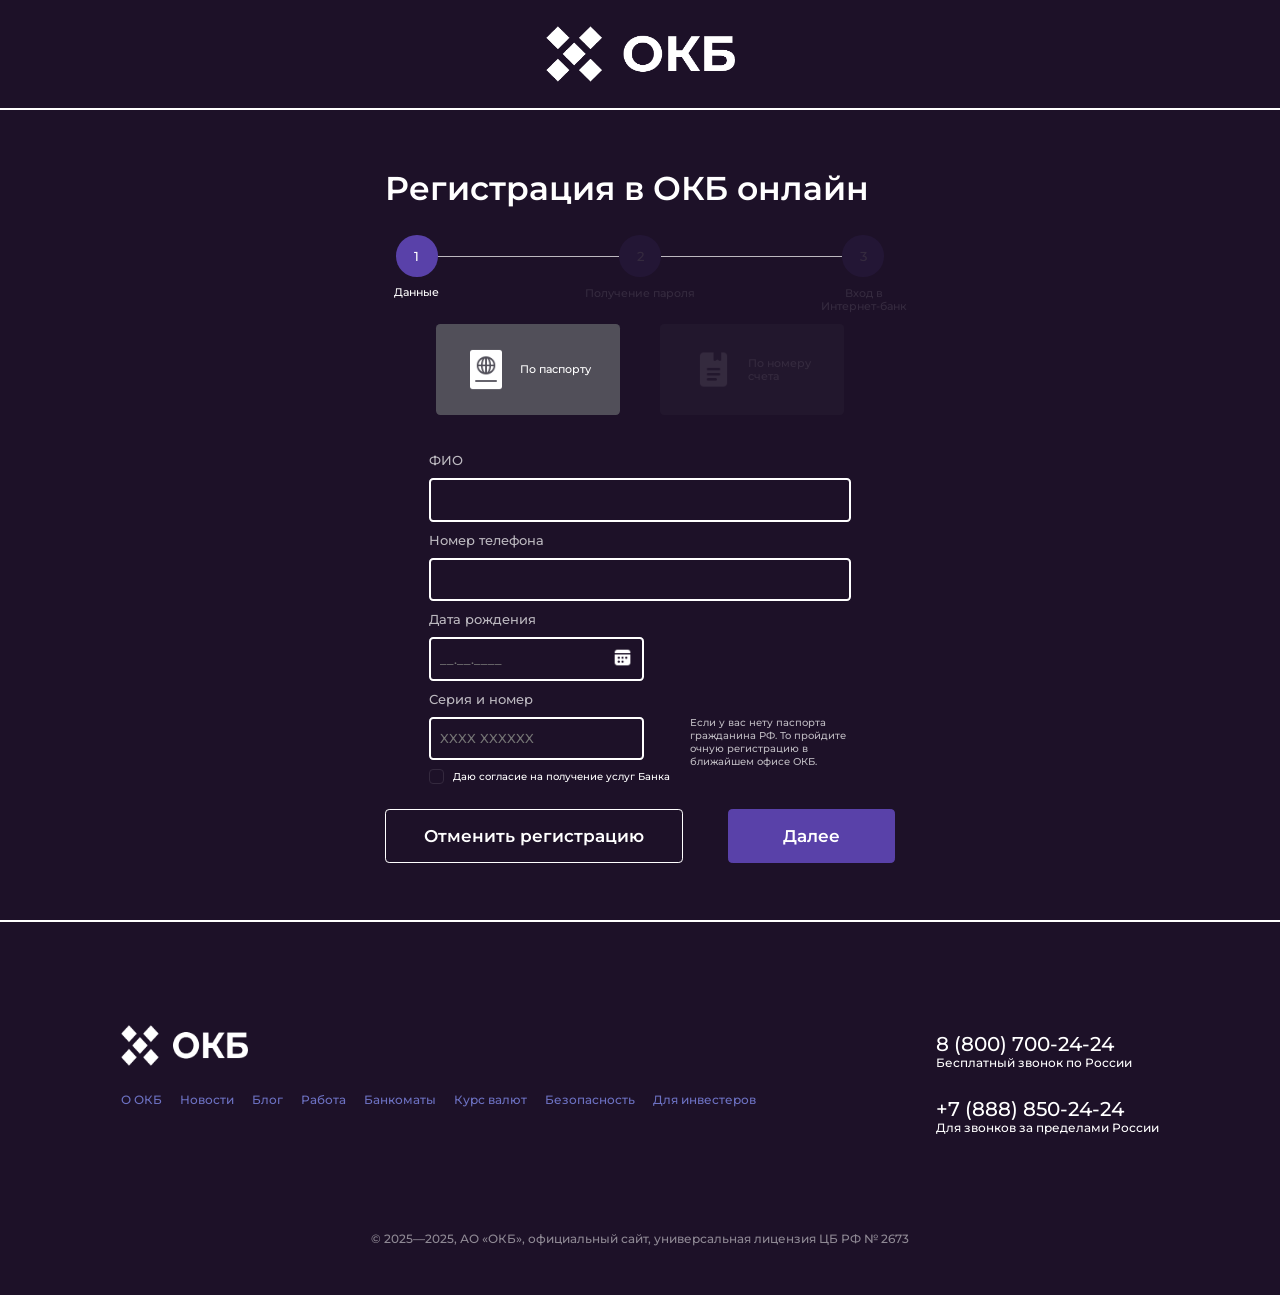
<file: registration.html>
<!DOCTYPE html>
<html lang="ru">

<head>
	<meta charset="UTF-8">
	<meta name="viewport" content="width=device-width, initial-scale=1.0">
	<link rel="icon" href="assets/img/icon-okb.png" type="image/png">
	<link rel="stylesheet" href="assets/style/style.css">
	<link rel="stylesheet" href="assets/style/registration.css">
	<link rel="stylesheet" href="assets/style/jqurey/jquery-ui.min.css">
	<title>Регистрация</title>
</head>

<body>
	<div class="move-header">
		<header>
			<div class="box-logo-and-nav">
				<img onclick="window.location.href='index.html';" src="assets/img/logo-no-bg-preview (carve.photos).png"
					alt="logo" class="logo">
				<nav class="nav-header" id="nav-header">
					<a href="">Частным лицам</a>
					<a href="">Бизнесу</a>
					<a href="">Акционерам</a>
					<a href="">Еще</a>
				</nav>
			</div>
			<div class="box-theams-account">
				<div class="fon-account">
					<div class="fon2-account" onclick="window.location.href='entrance.html';">
						<img class="user" src="assets/img/icons8-male-user-90.png" alt="account">
					</div>
				</div>
				<div class="burger" id="burger">
					<div class="line"></div>
					<div class="line"></div>
					<div class="line"></div>
				</div>
				<input type="checkbox" id="toggle_checkbox" checked>
				<label for="toggle_checkbox">
					<div id="ball-fon"></div>
					<div id="star">
						<div class="star" id="star-1">✸</div>
					</div>
					<div id="moon"><img class="moon-img" src="assets/img/icons8-do-not-disturb-ios-90.png" alt="moon">
					</div>
				</label>
			</div>
		</header>
		<div class="dividing-line"></div>
	</div>
	<main>
		<section class="reg-fon">
			<h1>Регистрация в ОКБ онлайн</h1>
			<form action="" class="reg">
				<div class="text-box-circle">
					<div class="circle-box">
						<div class="circle">
							<p>1</p>
						</div>
						<div class="line-circle"></div>
						<div class="circle circle-1">
							<p>2</p>
						</div>
						<div class="line-circle "></div>
						<div class="circle circle-1">
							<p>3</p>
						</div>
					</div>
					<div class="circle-text">
						<p class="circle-text c-t-1">Данные</p>
						<p class="circle-text c-t-2">Получение пароля</p>
						<p class="circle-text c-t-3">Вход в <br>Интернет-банк</p>
					</div>
				</div>
				<div class="reg-method">
					<div class="reg-method-box" onclick="toggleSelection(this)">
						<img src="assets/img/icons8-passport-100.png" alt="passport">
						<p>По паспорту</p>
					</div>
					<div class="reg-method-box r-m-b-2" onclick="toggleSelection(this)">
						<img src="assets/img/icons8-document-96.png" alt="number-score">
						<p>По номеру <br>счета</p>
					</div>
				</div>
				<div class="fio-phone">
					<span>ФИО</span><br>
					<input type="text" required>
				</div>
				<div class="fio-phone">
					<span>Номер телефона</span><br>
					<input type="text" id="phone" required>
				</div>
				<div class="date-pass">
					<div class="date-pass">
						<span>Дата рождения</span><br>
						<input type="text" id="date" class="date-input" required placeholder="__.__.____">
						<img src="assets/img/icons8-calendar-96.png" class="calendar-icon" alt="Календарь">
					</div>
					<div class="pass">
						<span>Серия и номер</span><br>
						<input type="text" id="pass" required placeholder="XXXX XXXXXX" maxlength="10">
					</div>
					<div class="entrance-checkbox">
						<input type="checkbox" id="checkbox1">
						<label for="checkbox1"></label>
						<p>Даю согласие на получение услуг Банка</p>
					</div>
					<p class="pass-info">Если у вас нету паспорта <br> гражданина РФ. То пройдите <br> очную регистрацию
						в <br>ближайшем офисе ОКБ.</p>
				</div>
				<div class="reg-btn-box">
					<button onclick="showAlert()" class="reg-btn-1">Отменить регистрацию</button>
					<button onclick="showAlert()" class="reg-btn-2">Далее</button>
				</div>
			</form>
		</section>
	</main>
	<div class="dividing-line"></div>
	<footer>
		<div class="footer-top">
			<div class="footer-left">
				<img src="assets/img/logo-no-bg-preview (carve.photos).png" alt="logo">
				<nav class="nav-footer">
					<a onclick="showAlert()" href="">О ОКБ</a>
					<a onclick="showAlert()" href="">Новости</a>
					<a onclick="showAlert()" href="">Блог</a>
					<a onclick="showAlert()" href="">Работа</a>
					<a onclick="showAlert()" href="">Банкоматы</a>
					<a href="exchangerate.html">Курс валют</a>
					<a onclick="showAlert()" href="">Безопасность</a>
					<a onclick="showAlert()" href="">Для инвестеров</a>
				</nav>
				<div class="text-box">
					<p>АО «ОКБ» использует файлы «cookie», с целью персонализации сервисов и повышения удобства
						пользования <br>
						веб-сайтом. «Cookie» представляют собой небольшие файлы, содержащие информацию о предыдущих <br>
						посещениях веб-сайта. Если вы не хотите использовать файлы «cookie», измените настройки
						браузера.

					</p>
					<p>За оформление Карты в Дизайне Банк может взимать плату, размер которой устанавливается <br>
						Банком и доводится до Клиента до подачи заявки на выпуск/перевыпуск Карты в Мобильном
						Банке/Интернет-Банке. <br>
						Плата взимается в дату подачи Клиентом указанной заявки в рублях РФ или эквиваленте в валюте
						Картсчета <br>
						по курсу Банка России на дату взимания платы. Плата не взимается при выпуске Карты в Дизайне при
						заключении <br>
						Договора расчетной карты, а также при перевыпуске Карты в Дизайне, ранее оформленной в таком же
						Дизайне.</p>
				</div>
			</div>
			<div class="footer-right">
				<div class="contact">
					<div class="tel">
						<a href="tel:+">8 (800) 700-24-24</a>
						<p>Бесплатный звонок по России</p>
					</div>
					<div class="tel">
						<a href="tel:+">+7 (888) 850-24-24</a>
						<p>Для звонков за пределами России </p>
					</div>
				</div>
				<div class="social">
					<img src="assets/img/icons8-vk-com-96.png" alt="VK"><img src="assets/img/icons8-telegram-100.png"
						alt="Telegram"><img src="assets/img/icons8-odnoklassniki-90.png" alt="Одноклассники">
				</div>
			</div>
		</div>
		<div class="footer-bottom">
			© 2025—2025, АО «ОКБ», официальный сайт, универсальная лицензия ЦБ РФ № 2673
		</div>
	</footer>
	<script src="assets/script/jqurey/jquery-3.7.1.min.js"></script>
	<script src="assets/script/jqurey/jquery-ui.js"></script>
	<script src="assets/script/jqurey/jquery-ui.min.js"></script>
	<script src="assets/script/jqurey/jquery.mask.min.js"></script>
	<script src="assets/script/registration.js"></script>
</body>

</html>
</file>
<file: assets/style/style.css>
@font-face {
    font-family: 'Inter';
    src: url('../fonts/Inter-Regular.otf') format('opentype');
    font-weight: normal;
    font-style: normal;
}

@font-face {
    font-family: 'Inter';
    src: url('../fonts/Inter-Italic.otf') format('opentype');
    font-weight: normal;
    font-style: italic;
}

@font-face {
    font-family: 'Inter';
    src: url('../fonts/Inter-Bold.otf') format('opentype');
    font-weight: bold;
    font-style: normal;
}

@font-face {
    font-family: 'Inter';
    src: url('../fonts/Inter-BoldItalic.otf') format('opentype');
    font-weight: bold;
    font-style: italic;
}

@font-face {
    font-family: 'Inter';
    src: url('../fonts/Inter-Light.otf') format('opentype');
    font-weight: 300;
    font-style: normal;
}

@font-face {
    font-family: 'Inter';
    src: url('../fonts/Inter-LightItalic.otf') format('opentype');
    font-weight: 300;
    font-style: italic;
}

@font-face {
    font-family: 'Inter';
    src: url('../fonts/Inter-Medium.otf') format('opentype');
    font-weight: 500;
    font-style: normal;
}

@font-face {
    font-family: 'Inter';
    src: url('../fonts/Inter-MediumItalic.otf') format('opentype');
    font-weight: 500;
    font-style: italic;
}

@font-face {
    font-family: 'Inter';
    src: url('../fonts/Inter-SemiBold.otf') format('opentype');
    font-weight: 600;
    font-style: normal;
}

@font-face {
    font-family: 'Inter';
    src: url('../fonts/Inter-SemiBoldItalic.otf') format('opentype');
    font-weight: 600;
    font-style: italic;
}

@font-face {
    font-family: 'Inter';
    src: url('../fonts/Inter-ExtraBold.otf') format('opentype');
    font-weight: 800;
    font-style: normal;
}

@font-face {
    font-family: 'Inter';
    src: url('../fonts/Inter-ExtraBoldItalic.otf') format('opentype');
    font-weight: 800;
    font-style: italic;
}

@font-face {
    font-family: 'Inter';
    src: url('../fonts/Inter-Black.otf') format('opentype');
    font-weight: 900;
    font-style: normal;
}

@font-face {
    font-family: 'Inter';
    src: url('../fonts/Inter-BlackItalic.otf') format('opentype');
    font-weight: 900;
    font-style: italic;
}

@font-face {
    font-family: 'Montserrat';
    src: url('../fonts/Montserrat-Regular.ttf') format('truetype');
    font-weight: normal;
    font-style: normal;
}

@font-face {
    font-family: 'Montserrat';
    src: url('../fonts/Montserrat-Italic.ttf') format('truetype');
    font-weight: normal;
    font-style: italic;
}

@font-face {
    font-family: 'Montserrat';
    src: url('../fonts/Montserrat-Bold.ttf') format('truetype');
    font-weight: bold;
    font-style: normal;
}

@font-face {
    font-family: 'Montserrat';
    src: url('../fonts/Montserrat-BoldItalic.ttf') format('truetype');
    font-weight: bold;
    font-style: italic;
}

@font-face {
    font-family: 'Montserrat';
    src: url('../fonts/Montserrat-Light.ttf') format('truetype');
    font-weight: 300;
    font-style: normal;
}

@font-face {
    font-family: 'Montserrat';
    src: url('../fonts/Montserrat-LightItalic.ttf') format('truetype');
    font-weight: 300;
    font-style: italic;
}

@font-face {
    font-family: 'Montserrat';
    src: url('../fonts/Montserrat-Medium.ttf') format('truetype');
    font-weight: 500;
    font-style: normal;
}

@font-face {
    font-family: 'Montserrat';
    src: url('../fonts/Montserrat-MediumItalic.ttf') format('truetype');
    font-weight: 500;
    font-style: italic;
}

@font-face {
    font-family: 'Montserrat';
    src: url('../fonts/Montserrat-SemiBold.ttf') format('truetype');
    font-weight: 600;
    font-style: normal;
}

@font-face {
    font-family: 'Montserrat';
    src: url('../fonts/Montserrat-SemiBoldItalic.ttf') format('truetype');
    font-weight: 600;
    font-style: italic;
}

@font-face {
    font-family: 'Montserrat';
    src: url('../fonts/Montserrat-ExtraBold.ttf') format('truetype');
    font-weight: 800;
    font-style: normal;
}

@font-face {
    font-family: 'Montserrat';
    src: url('../fonts/Montserrat-ExtraBoldItalic.ttf') format('truetype');
    font-weight: 800;
    font-style: italic;
}

@font-face {
    font-family: 'Montserrat';
    src: url('../fonts/Montserrat-Black.ttf') format('truetype');
    font-weight: 900;
    font-style: normal;
}

@font-face {
    font-family: 'Montserrat';
    src: url('../fonts/Montserrat-BlackItalic.ttf') format('truetype');
    font-weight: 900;
    font-style: italic;
}

:root {
    --color-color1: #E5D4ED;
    --color-color2: #6D72C3;
    --color-color3: #5941A9;
    --color-color4: #514F59;
    --color-color5: #1D1128;
    --font-family-Montserrat: Montserrat;
    --font-weight-Medium: 500;
    --font-weight-SemiBold: 600;
    --font-weight-Bold: 700;
    --font-weight-ExtraBold: 800;
    --font-weight-Black: 900;
}

::-webkit-scrollbar {
    width: 0;
}

html,
body {
    margin: 0;
    padding: 0;
}

.move-header {
    position: sticky;
    top: 0vh;
    z-index: 999;
}

header {
    height: 12vh;
    background-color: #1D1128;
    display: flex;
    justify-content: center;
    align-items: center;
    gap: 60vh;
    padding: 0 3vh;
}

.box-logo-and-nav {
    display: flex;
    justify-content: center;
    align-items: center;
    gap: 9vh;
}

/* Логотип */
.logo {
    width: 21vh;
    cursor: pointer;
}

/* Меню навигации шапки */
.nav-header {
    display: flex;
    justify-content: center;
    align-items: center;
    gap: 5vh;
}

.nav-header>a {
    font-family: var(--font-family-Montserrat);
    color: white;
    text-decoration: none;
    font-size: 1.8519vh;
    font-weight: var(--font-weight-Medium);
    transition: 0.5s;
}

.nav-header>a:hover {
    color: var(--color-color2);
}

/* Коробка */
.box-theams-account {
    display: flex;
    justify-content: center;
    align-items: center;
    gap: 3vh;
}

/* Кнопка личный кабинет */
.fon-account {
    background-color: var(--color-color4);
    width: 6vh;
    height: 6vh;
    border-radius: 3vh;
    display: flex;
    justify-content: center;
    align-items: center;
    cursor: pointer;
}

.fon2-account {
    background-color: var(--color-color1);
    width: 4.9vh;
    height: 4.9vh;
    border-radius: 3vh;
    display: flex;
    justify-content: center;
    align-items: center;
}

.fon2-account>.user {
    width: 6.5vh;
}

/* Смена темы */
#toggle_checkbox {
    display: none;
}

label {
    width: 60px;
    height: 30px;
    margin: 0 auto;
    background-color: var(--color-color1);
    border-radius: 30px;
    transform: translateY(0);
    cursor: pointer;
    transition: 0.3s ease background-color;
    overflow: hidden;
    position: relative;
}

#star {
    position: absolute;
    top: 9px;
    left: 7px;
    width: 15px;
    height: 15px;
    transform: scale(1);
    border-radius: 50%;
    transition: 0.3s ease top, 0.3s ease left, 0.3s ease transform, 0.3s ease background-color;
    z-index: 1;
}

#star-1 {
    position: relative;
}

.star {
    top: 0;
    left: -3px;
    font-size: 24px;
    line-height: 14px;
    color: var(--color-color4);
    transition: 0.3s ease color;
}

#moon {
    position: absolute;
    bottom: -30px;
    right: 8px;
    width: 20px;
    height: 20px;
    transform: scale(-1, 1);
    transition: 0.3s ease bottom;
}

.moon-img {
    width: 20px;
    /* Замените на нужный размер в пикселях */
}

#toggle_checkbox:checked+label {
    background-color: var(--color-color4);
}

#toggle_checkbox:checked+label #star {
    top: 30px;
    left: 4px;
    transform: scale(0.3);
}

#toggle_checkbox:checked+label .star {
    color: var(--color-color5);
}

#toggle_checkbox:checked+label #moon {
    bottom: 4px;
    right: 4px;
}

#ball-fon {
    position: absolute;
    top: 2px;
    left: 2px;
    width: 26px;
    height: 26px;
    background-color: white;
    /* Цвет белого круга */
    border-radius: 50%;
    transition: 0.3s ease top, 0.3s ease left, 0.3s ease transform;
    z-index: 0;
}

#toggle_checkbox:checked+label #ball-fon {
    top: 2px;
    left: 32px;
    background-color: var(--color-color5);
}

.burger {
    display: none;
    flex-direction: column;
    cursor: pointer;
}

.line {
    width: 25px;
    height: 3px;
    background-color: white;
    margin: 3px 0;
    transition: 0.3s;
}

/* Разделительная полоса */
.dividing-line {
    border: 1px solid white;
}

/* Главная */
/* Секция рекомендаций */
.recommendations {
    height: 60vh;
    background-color: #1D1128;
    display: flex;
    justify-content: center;
    align-items: center;
    gap: 15vh;
}

.recommendations-img {
    height: 38.5vh;
}

.right-block {
    display: flex;
    justify-content: center;
    align-items: center;
    flex-direction: column;
}

.right-block h1 {
    color: white;
    font-family: var(--font-family-Montserrat);
    font-size: 4.4444vh;
    text-align: center;
    font-weight: var(--font-weight-Black);
    margin: 1.5vh;
}

.right-block p {
    color: white;
    font-family: var(--font-family-Montserrat);
    font-size: 1.8519vh;
    text-align: center;
    font-weight: var(--font-weight-Medium);
    margin: 0;
}

.arrange {
    color: white;
    background-color: var(--color-color3);
    border: 0;
    width: 23.1481vh;
    height: 5.5556vh;
    border-radius: 1.8519vh;
    margin: 3.5vh;
    font-family: var(--font-family-Montserrat);
    font-size: 1.8519vh;
    font-weight: var(--font-weight-Medium);
    transition: 0.5s;
    cursor: pointer;
}

.arrange:hover {
    opacity: 0.7;
}

/* Карточки */
.cards {
    background-color: var(--color-color5);
    height: 35vh;
    display: flex;
    justify-content: space-around;
    align-items: center;
    flex-direction: column;
}

/* Переключатель */
.cards-mode {
    display: flex;
    background-color: #374151;
    border-radius: 9999px;
    padding: 4px;
}

.cards-mode-button {
    border: none;
    border-radius: 9999px;
    padding: 8px 16px;
    cursor: pointer;
    outline: none;
    visibility: hidden;
    font-weight: var(--font-weight-Medium);
    font-family: var(--font-family-Montserrat);
    font-size: 1.8519vh;
}

.active {
    background-color: #E9D5FF;
    color: #1F2937;

}

.inactive {
    background-color: transparent;
    color: #D1D5DB;
}

.cards-box {
    display: flex;
    justify-content: center;
    align-items: center;
    gap: 7vh;

}

.card {
    height: 17.3148vh;
    width: 18.5185vh;
    border-radius: 1.3889vh;
    background-color: var(--color-color4);
    display: flex;
    justify-content: space-between;
    align-items: center;
    flex-direction: column;
    color: white;
    transition: background-color 0.3s;
    cursor: pointer;
}

.card p {
    font-family: var(--font-family-Montserrat);
    font-weight: var(--font-weight-Bold);
    font-size: 1.8519vh;
    text-align: center;
    margin-top: 1.5vh;
    margin-bottom: 0;
    transition: 0.5s;
}

.card>img {
    height: 8.7037vh;
    margin-bottom: 1.5vh;
    transition: 0.5s;
}

/* Рассчитать */
.calculate-fon {
    background-color: var(--color-color5);
    height: 66.2963vh;
    display: flex;
    justify-content: center;
    align-items: center;

}

.calculate {
    display: flex;
    justify-content: center;
    flex-direction: column;
    gap: 2vh;
}

.calculate-h1 {
    font-family: var(--font-family-Montserrat);
    font-weight: var(--font-weight-Bold);
    color: var(--color-color1);
    font-size: 3.7037vh;
}

.calculate-btn-box {
    display: flex;
    align-items: center;
    gap: 1vh;
}

.calculate-btn {
    border: none;
    border-radius: 0.4630vh;
    font-family: var(--font-family-Montserrat);
    font-size: 1.2963vh;
    font-weight: var(--font-weight-Medium);
    cursor: pointer;
}

.calculate-btn:hover {
    opacity: 0.7;
}

.calculate-btn-1 {
    background-color: var(--color-color4);
    color: white;
    height: 3.6111vh;
    width: 10vh;
}

.calculate-btn-2 {
    background-color: var(--color-color4);
    color: white;
    height: 3.6111vh;
    width: 11.8519vh;
}

.calculate-btn.active {
    background-color: var(--color-color3)
}

.calculate-box {
    background-color: var(--color-color4);
    width: 123.6852vh;
    height: 46.9444vh;
    border-radius: 1.3889vh;
    display: flex;
    align-items: center;
    justify-content: space-around;
}

.calculate-input {
    width: 46.7593vh;
    height: 7.2593vh;
    border: 0.2778vh solid var(--color-color5);
    border-radius: 1.3889vh;
    border-bottom: 2.1296vh solid var(--color-color5);
}

.calculate-input-left-right {
    display: flex;
    justify-content: center;
    align-items: center;
    flex-direction: column;
}

.calculate-input {
    color: white;
    font-family: var(--font-family-Montserrat);
    font-weight: var(--font-weight-Medium);
    display: flex;
    flex-direction: column;
    justify-content: center;
    position: relative;
}

.calculate-input-top {
    font-size: 1.3889vh;
    opacity: 0.7;
    margin: 0;
    margin-left: 1.5vh;

}

.calculate-input-bottom {
    margin: 0;
    font-size: 2.2222vh;
    margin-top: 1vh;
    margin-left: 1.5vh;
}

.sum-up {
    display: flex;
    align-items: center;
    justify-content: space-between;
    width: 46.7593vh;
}

.sum-up p {
    margin-top: 1vh;
    color: white;
    font-family: var(--font-family-Montserrat);
    font-weight: var(--font-weight-Medium);
    font-size: 1.4815vh;
}

.calculate-range {
    -webkit-appearance: none;
    width: 45.4630vh;
    height: 0.4630vh;
    background: linear-gradient(to right, var(--color-color3) 0%, var(--color-color3) 0%, var(--color-color4) 0%, var(--color-color4) 100%);
    border-radius: 1.3889vh;
    outline: none;
    transition: background 0.3s;
    position: absolute;
    bottom: -1.5111vh;
    left: 0.4vh;
}

.calculate-range::-webkit-slider-thumb {
    -webkit-appearance: none;
    appearance: none;
    width: 2.4815vh;
    height: 2.4815vh;
    background: #5941A9;
    border: 0.3852vh solid #1D1128;
    border-radius: 50%;
    cursor: pointer;
}

.salary-pension p {
    color: white;
    font-family: var(--font-family-Montserrat);
    font-size: 1.8519vh;
    font-weight: var(--font-weight-Medium);
    opacity: 0.7;
}

.calculate-line {
    border-bottom: 1px solid white;
    width: 46.7593vh;
}

.salary-pension {
    display: flex;
    justify-content: space-between;
    align-items: center;
    width: 46.7593vh;
}

.toggle {
    position: relative;
    width: 50px;
    height: 25px;
    background-color: var(--color-color5);
    border-radius: 13px;
    cursor: pointer;
    transition: background-color 0.3s;
}

.toggle-circle {
    position: absolute;
    margin: 2px;
    width: 21px;
    height: 21px;
    background-color: var(--color-color4);
    border-radius: 50%;
    transition: transform 0.3s;
}

.toggle-circle-active {
    transform: translateX(25px);
    background-color: var(--color-color1);
}

.toggle1 {
    position: relative;
    width: 50px;
    height: 25px;
    background-color: var(--color-color5);
    border-radius: 13px;
    cursor: pointer;
    transition: background-color 0.3s;
}

.toggle-circle1 {
    position: absolute;
    left: 25px;
    margin: 2px;
    width: 21px;
    height: 21px;
    background-color: var(--color-color1);
    border-radius: 50%;
    transition: transform 0.3s;
}

.toggle-circle-active1 {
    transform: translateX(-25px);
    background-color: var(--color-color4);
}

.calculate-box-right {
    width: 50.8704vh;
    height: 41.7593vh;
    background-color: var(--color-color5);
    border-radius: 1.3889vh;
    display: flex;
    align-items: center;
    justify-content: center;
    flex-direction: column;
    gap: 3vh;
}

.calculate-box-right-top p {
    font-family: var(--font-family-Montserrat);
    font-weight: var(--font-weight-Medium);
    color: white;
}

.calculate-box-right-top {
    width: 38vh;
}

.c-b-r-t-1 {
    font-size: 1.3889vh;
    opacity: 0.7;
    margin: 0;
    margin-bottom: 0.5vh;
}

.c-b-r-t-2 {
    font-size: 3.7037vh;
    margin: 0;
    margin-bottom: 1.5vh;
}

.c-b-r-t-3 {
    font-size: 1.4815vh;
    opacity: 0.7;
    margin: 0;
}

.c-b-r-t-4 {
    font-size: 1.2037vh;
}

.calculate-box-right-button {
    display: flex;
    align-items: center;
    justify-content: space-between;
    font-family: var(--font-family-Montserrat);
    font-weight: var(--font-weight-ExtraBold);
    font-size: 1.8519vh;
    color: white;
    width: 30.5556vh;
    height: 6.0185vh;
    background-color: var(--color-color3);
    border-radius: 0.4630vh;
    padding: 0 3vh;
    border: 1px solid var(--color-color3);
    margin: 1.5vh 0;
    cursor: pointer;
    transition: 0.3s;
}

.calculate-box-right-button:hover {
    opacity: 0.7;
}

.btn-white {
    border: 1px solid white;
    background-color: var(--color-color5);
}

.calculate-box-right-button img {
    width: 2.9694vh;
    height: 2.9398vh;
    transform: rotate(90deg);
}

/* Команда */
.command-fon {
    background-color: var(--color-color5);
    height: 50.1296vh;
    display: flex;
    justify-content: center;
    align-items: center;
}

.command {
    display: flex;
    justify-content: center;
    align-items: start;
    flex-direction: column;
}

.command-h1 {
    font-family: var(--font-family-Montserrat);
    font-weight: var(--font-weight-Bold);
    color: var(--color-color1);
    font-size: 3.7037vh;
}

.command-box {
    display: flex;
    justify-content: center;
    align-items: center;
    gap: 7vh;
}

.left-command {
    display: flex;
    justify-content: center;
    align-items: center;
    background-color: var(--color-color4);
    border-radius: 1.3889vh;
}

.command-text-box {
    color: white;
    font-family: Inter;
    font-size: 2.2222vh;
}

.command-text-box h1 {
    font-weight: 700;
    margin: 5vh 5vh 3vh 5vh;
}

.btn-command {
    font-family: Inter;
    border: none;
    background-color: #6B6A73;
    color: white;
    border-radius: 0.4630vh;
    opacity: 0.7;
    font-size: 1.8519vh;
    cursor: pointer;
    font-weight: 500;
    height: 3.9815vh;
    margin: 5vh;
}

.box-command-info {
    display: flex;
    justify-content: start;
    align-items: center;
    margin: 0 5vh;
    gap: 5vh;
}

.command-info {
    display: flex;
    justify-content: center;
    flex-direction: column;
}

.command-info p {
    margin: 0;
}

.command-main {
    font-family: Inter;
    font-size: 2.2222vh;
    font-weight: 700;
}

.command-main-bottom {
    opacity: 0.5;
    font-family: Inter;
    font-size: 1.3889vh;
    font-weight: 700;
}

.command-img {
    width: 36.3889vh;
    margin: 0 5vh;
}

.right-command {
    height: 34vh;
    display: flex;
    justify-content: space-between;
    align-items: start;
    flex-direction: column;
}

.command-link {
    background-color: var(--color-color4);
    border-radius: 1.3889vh;
    display: flex;
    align-items: center;
    justify-content: space-between;
    width: 27.7778vh;
    cursor: pointer;
}

.command-link p {
    margin-left: 3vh;
    color: white;
    font-family: Inter;
    font-weight: 700;
    font-size: 1.8519vh;
}

.rect {
    border: 1px solid white;
    width: 24px;
    height: 24px;
    border-radius: 5px;
    margin-right: 3vh;
    display: flex;
    justify-content: center;
    align-items: center;

}

.command-link img {
    width: 20px;
    transform: rotate(45deg);
}

/* Подвал */
footer {
    background-color: var(--color-color5);
    height: 41.4815vh;
    display: flex;
    flex-direction: column;
    align-items: center;
    justify-content: space-around;
}

.footer-top {
    display: flex;
    justify-content: center;
    align-items: center;
    gap: 3vh;
    margin-top: 3vh;
}

.footer-left {
    display: flex;
    justify-content: center;
    flex-direction: column;
    gap: 3vh;
}

.footer-left img {
    height: 4.5370vh;
    width: 14.0741vh;
}

.nav-footer {
    display: flex;
    align-items: center;
    gap: 2vh;
}

.nav-footer a {
    text-decoration: none;
    color: var(--color-color2);
    font-family: var(--font-family-Montserrat);
    font-weight: var(--font-weight-Medium);
    font-size: 1.2963vh;
}

.text-box {
    color: white;
    opacity: 0.5;
    font-family: var(--font-family-Montserrat);
    font-weight: var(--font-weight-Medium);
    font-size: 1.2963vh;
}

.footer-bottom {
    color: white;
    opacity: 0.5;
    font-family: var(--font-family-Montserrat);
    font-weight: var(--font-weight-Medium);
    font-size: 1.2963vh;
}

.tel a {
    color: white;
    font-family: var(--font-family-Montserrat);
    font-weight: var(--font-weight-Medium);
    text-decoration: none;
    font-size: 2.2222vh;
}

.tel p {
    color: white;
    font-family: var(--font-family-Montserrat);
    font-weight: var(--font-weight-Medium);
    font-size: 1.2963vh;
    margin-top: 0.5vh;
    margin-bottom: 3vh;
}

.footer-right {
    display: flex;
    flex-direction: column;
    align-items: center;
    gap: 3vh;
}

.contact {
    height: 15.2037vh;
}

.social {
    display: flex;
    gap: 1.5vh;
    height: 11vh;
}

.social img {
    height: 4.6296vh;
    cursor: pointer;
}

@media (max-width: 1200px) {
    header {
        gap: 30vh;
    }

    .calculate-box {
        margin-bottom: 5vh;
    }
}

/* Медиа-запросы для адаптивности */
@media (max-width: 918px) {
    header {
        gap: 15vh
    }

    .cards-box {
        flex-wrap: wrap;
    }

    .cards {
        height: 55vh;
    }

    .recommendations {
        gap: 5vh;
    }

    .recommendations-img {
        height: 33.5vh;
    }

    .calculate-box {
        width: 110vh;
    }

    .command-img {
        width: 30vh;
        margin-left: 0;
    }
}

@media (max-width: 768px) {
    header {
        gap: 5vh;
    }

    .box-logo-and-nav {
        gap: 3vh;
    }

    .recommendations {
        gap: 5vh;
    }

    .right-block h1 {
        font-size: 3vh;
    }

    .recommendations-img {
        width: 38vh;
        height: auto;
    }

    .recommendations {
        height: 50vh;
    }

    .right-block p {
        font-size: 1.4519vh;
    }

    .arrange {
        width: 21.1481vh;
        height: 4.5556vh;
        border-radius: 1.4519vh;
        margin: 2.5vh;
        font-size: 1.8519vh;
    }

    .cards-box {
        flex-wrap: wrap;
    }

    .cards {
        height: 55vh;
    }

    .calculate-fon {
        height: calc(66.2963vh * 0.75);
    }

    .calculate-h1 {
        margin: 0;
        margin-top: 3vh;
        font-size: calc(3.7037vh * 0.75);

    }

    .calculate-btn {
        font-size: calc(1.2963vh * 0.75);
    }

    .calculate-btn-1,
    .calculate-btn-2 {
        height: calc(3.6111vh * 0.75);
        width: calc(10vh * 0.75);
    }

    .calculate-box {
        width: calc(123.6852vh * 0.75);
        height: calc(46.9444vh * 0.75);
        margin: 0;
    }

    .calculate-input {
        height: calc(7.2593vh * 0.75);
    }

    .calculate-input-top {
        font-size: calc(1.3889vh * 0.75);
    }

    .calculate-input-bottom {
        font-size: calc(2.2222vh * 0.75);
    }

    .sum-up p {
        font-size: calc(1.4815vh * 0.75);
    }

    .salary-pension p {
        font-size: calc(1.8519vh * 0.75);
    }

    .calculate-box-right {
        width: calc(50.8704vh * 0.75);
        height: calc(41.7593vh * 0.75);
    }

    .calculate-box-right-button {
        font-size: calc(1.8519vh * 0.75);
        width: calc(30.5556vh * 0.75);
        height: calc(6.0185vh * 0.75);
    }

    .calculate-box-right-button img {
        width: calc(2.9694vh * 0.75);
        height: calc(2.9398vh * 0.75);
    }

    .calculate-box-right-top {
        margin-left: 9vh;
        margin-top: 3vh;
    }

    .calculate-box-right {
        gap: 0vh;
    }

    .command-fon {
        height: calc(401px * 0.65);
    }

    .command-h1 {
        font-size: calc(3.7037vh * 0.75);
    }

    .command-box {
        gap: calc(7vh * 0.75);
    }

    .command-text-box {
        font-size: calc(2.2222vh * 0.75);
    }

    .command-text-box h1 {
        margin: calc(5vh * 0.75) calc(5vh * 0.75) calc(3vh * 0.75) calc(5vh * 0.75);
    }

    .btn-command {
        font-size: calc(1.8519vh * 0.75);
        height: calc(3.9815vh * 0.75);
        margin: calc(5vh * 0.75);
    }

    .box-command-info {
        margin: 0 calc(5vh * 0.75);
        gap: calc(5vh * 0.75);
    }

    .command-main {
        font-size: calc(2.2222vh * 0.75);
    }

    .command-main-bottom {
        font-size: calc(1.3889vh * 0.75);
    }

    .command-img {
        width: calc(36.3889vh * 0.75);
        margin: 0 calc(5vh * 0.75);
    }

    .right-command {
        height: calc(34vh * 0.75);
    }

    .command-link {
        width: calc(27.7778vh * 0.75);
    }

    .command-link p {
        font-size: calc(1.8519vh * 0.75);
        margin-left: calc(3vh * 0.75);
    }

    .rect {
        width: calc(24px * 0.75);
        height: calc(24px * 0.75);
        margin-right: calc(3vh * 0.75);
    }

    .command-link img {
        width: calc(20px * 0.75);
    }

    footer {
        height: calc(41.4815vh * 0.75);
        justify-content: center;
    }

    .footer-top {
        gap: calc(3vh * 0.75);
        margin-top: calc(3vh * 0.75);
    }

    .footer-left img {
        height: calc(4.5370vh * 0.75);
        width: calc(14.0741vh * 0.75);
    }

    .nav-footer a {
        font-size: calc(1.2963vh * 0.75);
    }

    .text-box {
        font-size: calc(1.2963vh * 0.75);
    }

    .footer-bottom {
        font-size: calc(1.2963vh * 0.75);
    }

    .tel a {
        font-size: calc(2.2222vh * 0.75);
    }

    .tel p {
        font-size: calc(1.2963vh * 0.75);
        margin-top: calc(0.5vh * 0.75);
        margin-bottom: calc(3vh * 0.75);
    }

    .social img {
        height: calc(4.6296vh * 0.75);
    }

    .social {
        height: 7vh;
    }
}

@media (max-width: 695px) {
    label {
        display: none;
    }

    .nav-header {
        gap: 1vh;
    }

    header {
        gap: 3vh;
    }

    .logo {
        width: 17vh;
    }

    .cards {
        height: 60vh;
    }

    .calculate-box {
        flex-direction: column;
        width: 50vh;
        height: 70vh;
    }

    .calculate-box {
        margin: 0 7vh;
    }

    .calculate-fon {
        height: 83vh;
    }

    .text-box {
        display: none;
    }

    .social {
        display: none;
    }

    .nav-footer {
        flex-wrap: wrap;
    }

    .footer-top {
        gap: 1vh;
        margin-top: 0;
        margin: 0 5vh;
    }

    footer {
        gap: 3vh;
        height: 25vh;
    }

    .contact {
        width: 20vh;
        display: flex;
        justify-content: center;
        flex-direction: column;
        gap: 3vh;
    }

    .tel p {
        margin-bottom: 0;
    }

    .left-command {
        flex-wrap: wrap;
    }

    .command-box {
        flex-wrap: wrap;
        gap: 3vh;
    }

    .command-fon {
        height: 50vh;
    }

    .right-command {
        flex-direction: row;
        flex-wrap: wrap;
        gap: 1vh;
        justify-content: center;
        margin: 0 5vh;
    }

    .command-h1 {
        margin-left: 3rem;
    }

    .right-command {
        height: 10vh;
    }

}

@media (max-width: 480px) {
    .nav-header {
        display: none;
        flex-direction: column;
        position: absolute;
        top: 100%;
        width: 100%;
        left: 0%;
        background-color: var(--color-color5);
        z-index: 1000;
        gap: 1vh;
        padding: 1vh 0vh;
        border-bottom: 2px solid white;
    }

    .nav-header.active {
        display: flex;
    }

    .burger {
        display: flex;
    }

    label {
        display: none;
    }

    header {
        justify-content: space-between;
        padding: 0 3vh;
    }

    .logo {
        width: 15vh;
    }

    .fon2-account>.user {
        width: 5.25vh;
    }

    .fon2-account {
        width: 3.5vh;
        height: 3.5vh;
    }

    .fon-account {
        width: 5vh;
        height: 5vh;
    }

    .recommendations {
        flex-direction: column;
        gap: 1vh;
        padding: 3vh;
    }

    .cards {
        height: 90vh;
        justify-content: center;
        gap: 5vh;
    }

    .command-img {
        display: none;
    }

    .command-box {
        flex-wrap: nowrap;
    }

    .right-command {
        height: 100%;
        margin: 0;
        width: 20vh;
        gap: 2.7vh;
    }

    .command-fon {
        height: 40vh;
    }

    .calculate-fon {
        height: 90vh;
    }

    .command-h1 {
        margin-left: 0rem;
    }

    .calculate-box {
        margin: 0vh;
    }

}

@media (max-width: 480px) {
    .right-command {
        display: none;
    }

    .calculate-fon {
        display: none;
    }
}
</file>
<file: assets/style/account.css>
@import "style.css";

* {
	margin: 0;
	padding: 0;
	box-sizing: border-box;
	color: white;
	font-family: montserrat;
	font-weight: 400;
}

body {
	background: var(--color-color5);

}

main {
	display: flex;
	align-items: center;
	justify-content: center;
	padding-bottom: 5vh;
}

.container {
	font-size: 2.2222vh;
	width: 100%;
	display: flex;
	flex-direction: column;
}

.account-content-box {
	display: flex;
	justify-content: center;
	gap: 15vh;
}

.account-nav-box nav a {
	text-decoration: none;
	color: white;
	opacity: 0.5;
}

.account-nav-box nav a.active-1 {
	opacity: 1;
}

.account-nav-box nav {
	margin-top: 54px;
}

.account-nav-box nav a:hover {
	opacity: 1;
	transition: all 0.3s ease;
}

.account-billing__header-balance-box {
	display: flex;
	gap: 3vw;
}

.account-billing {
	display: flex;
	flex-direction: column;

}

.account-billing__header {
	display: flex;
	margin-top: 54px;
	justify-content: space-between;
}

.account-billing__header-balance {
	display: flex;
	flex-direction: column;
	justify-content: space-between;
}

.account-billing__header-currency {
	display: flex;
	gap: 4px;
	align-items: center;
	padding: 18px;
	border: 1px solid white;
	border-radius: 5px;
	position: relative;
}

.account-billing__header-currency img {
	height: 20px;
	width: 20px;
	cursor: pointer;
}

.currency-dropdown {
	display: none;
	position: absolute;
	background-color: var(--color-color5);
	border: 1px solid #ccc;
	border-radius: 5px;
	z-index: 1;
	margin-top: 5px;/
}

.currency-option {
	padding: 10px;
	cursor: pointer;
}

.currency-option:hover {
	opacity: 0.7;
}


.gray-p {
	font-size: 1.8519vh;
	color: white;
	opacity: 0.7;
}

.account-billing__main {
	margin-top: 38px;
	padding: 40px 0;
	border-top: 0.5px solid rgba(255, 255, 255, 0.4);
	border-bottom: 0.5px solid rgba(255, 255, 255, 0.4);
	display: flex;
	justify-content: space-between;
	cursor: pointer;
	gap: 1.5vh;
}

.account-billing__main-card {
	width: 40vh;
	aspect-ratio: 1.44;
	background-color: var(--color-color4);
	border-radius: 15px;
	display: flex;
	flex-direction: column;
	justify-content: space-between;
	padding: 20px 20px 20px 30px;
}

.card-header {
	display: flex;
	flex-direction: column;
	gap: 12px;
}

.card-header h2 {
	font-weight: 700;
}

.card-header p {
	font-size: 1.2963vh;
	opacity: 0.7;
}

.card-main {
	display: flex;
	justify-content: space-between;
	min-height: 50%;
}

.card-main__balance {
	display: flex;
	flex-direction: column;
	justify-content: space-between;

}

.card-main__balance h1 {
	font-size: 2.9630vh;
	font-weight: 700;
	text-align: right;
}

.card-main__balance p {
	font-size: 1.8519vh;
	opacity: 0.7;
	text-align: right;
}

.card-main__img-box {
	display: flex;
	flex-direction: column-reverse;
}

.card-main__img-box img {
	width: 100px;
	float: bottom;
}

.account-rate {
	width: 100%;
	display: flex;
	justify-content: center;
	gap: 4.5vw;
	margin-top: 5vw;
}

.rate-box {
	display: flex;
	align-items: center;
	gap: 40px;
}

.rate-cost-box {
	display: flex;
	flex-direction: column;
	align-items: center;
	gap: 6px;
}

.rate-symbol {
	font-size: 5.9259vh;
	color: var(--color-color3);
}

label {
	display: none;
}

.user {
	display: flex;
	align-items: center;
	justify-content: center;
	gap: 3vh;
}

.user img {
	width: 1.8519vh;
	cursor: pointer;
}

.usernam {
	font-size: 1.8519vh;
	font-family: var(--font-family-Montserrat);
	color: white;
	font-weight: var(--font-weight-Medium);
}

.status {
	font-size: 1.1111vh;
	opacity: 0.7;
	font-family: var(--font-family-Montserrat);
	color: white;
	font-weight: var(--font-weight-Medium);
}

@media (max-width: 1080px) {
	.fon-account {
		display: none;
	}

	.account-billing__main {
		flex-wrap: wrap;
		align-items: center;
		justify-content: center;
	}

	.account-billing__header {
		gap: 3vh;
	}

}

@media (max-width: 840px) {
	.user img {
		display: none;
	}

	.nav-header>a {
		font-size: 1.4519vh;

	}
}

@media (max-width: 880px) {
	.account-content-box {
		gap: 5vh;
	}
}

@media (max-width: 820px) {
	header {
		gap: 5vh;
	}

	.account-billing {
		margin-right: 5vh;
	}

	.account-nav-box nav {
		margin-left: 5vh;
	}

	.account-rate {
		flex-wrap: wrap;
	}

}

@media (max-width: 450px) {
	.account-content-box {
		flex-direction: column;
	}

	.account-billing {
		margin-left: 5vh;
	}

	.account-nav-box nav {
		margin: 3vh;
		text-align: center;
	}

	.account-content-box {
		gap: 0;
	}
}
</file>
<file: assets/style/catalog-maps.css>
@import "style.css";

main {
  height: 121.3889vh;
  background-color: var(--color-color5);
  display: flex;
  justify-content: center;
  align-items: center;
}

.catalog-maps-fon {
  display: flex;
  flex-direction: column;
  align-items: center;
  justify-content: center;
  gap: 3vh;
}

.catalog-maps-h1 {
  color: var(--color-color1);
  font-family: var(--font-family-Montserrat);
  font-size: 3.7037vh;
  font-weight: var(--font-weight-Black);
  margin: 0;
}

.catalog-maps-btn-box {
  display: flex;
  justify-content: center;
  align-items: center;
  gap: 1.5vh;
}

.catalog-maps-btn1 {
  color: white;
  font-family: var(--font-family-Montserrat);
  font-weight: var(--font-weight-Medium);
  font-size: 1.2963vh;
  background-color: var(--color-color4);
  border: none;
  width: 10vh;
  height: 3.6111vh;
  border-radius: 0.463vh;
  cursor: pointer;
}

.catalog-maps-btn2 {
  color: white;
  font-family: var(--font-family-Montserrat);
  font-weight: var(--font-weight-Medium);
  font-size: 1.2963vh;
  background-color: var(--color-color4);
  border: none;
  width: 11.8519vh;
  height: 3.6111vh;
  border-radius: 0.463vh;
  cursor: pointer;
}

.catalog-maps-btn3 {
  color: white;
  font-family: var(--font-family-Montserrat);
  font-weight: var(--font-weight-Medium);
  font-size: 1.2963vh;
  background-color: var(--color-color4);
  border: none;
  width: 13.7037vh;
  height: 3.6111vh;
  border-radius: 0.463vh;
  cursor: pointer;
}

.active {
  background-color: var(--color-color3);
}

.catalog-maps-box-fon {
  background-color: var(--color-color3);
  width: 107.6852vh;
  height: 46.9444vh;
  border-radius: 1.3889vh;
  display: flex;
  align-items: center;
  justify-content: center;
}

.catalog-maps-box {
  background-color: var(--color-color5);
  width: 103.0556vh;
  height: 42.3148vh;
  border-radius: 0.9259vh;
  display: flex;
  align-items: center;
  justify-content: center;
  gap: 10vh;
}

.catalog-maps-box-h1 {
  color: white;
  font-family: var(--font-family-Montserrat);
  font-weight: var(--font-weight-Medium);
  font-size: 3.7037vh;
  margin: 0;
  margin-bottom: 1vh;
}

.catalog-maps-box-p {
  color: white;
  font-family: var(--font-family-Montserrat);
  font-weight: var(--font-weight-Medium);
  font-size: 1.3889vh;
  opacity: 0.7;
  margin: 0;
}

.catalog-maps-box-info h1 {
  color: white;
  font-family: var(--font-family-Montserrat);
  font-weight: var(--font-weight-SemiBold);
  font-size: 1.8519vh;
  margin: 0;
  margin: 0.5vh 0;
}

.catalog-maps-box-info p {
  color: white;
  font-family: var(--font-family-Montserrat);
  font-weight: var(--font-weight-SemiBold);
  font-size: 1.2037vh;
  margin: 0;
  opacity: 0.7;
}

.catalog-maps-box-box {
  display: flex;
  align-items: center;
  justify-content: center;
  gap: 3vh;
  margin: 6vh 0;
}

.catalog-maps-box-right {
  height: 25.1852vh;
  margin-top: 10vh;
}

.catalog-maps-box-info-btn {
  display: flex;
  align-items: center;
  gap: 1.5vh;
}

.atalog-maps-box-info-btn1 {
  background-color: var(--color-color3);
  border: 0.0926vh solid var(--color-color3);
  color: white;
  font-family: var(--font-family-Montserrat);
  font-size: 1.4815vh;
  font-weight: var(--font-weight-SemiBold);
  width: 18.5185vh;
  height: 4.6296vh;
  border-radius: 0.9259vh;
  cursor: pointer;
}

.atalog-maps-box-info-btn2 {
  background-color: var(--color-color5);
  border: 0.0926vh solid white;
  color: white;
  font-family: var(--font-family-Montserrat);
  font-size: 1.4815vh;
  font-weight: var(--font-weight-SemiBold);
  width: 18.5185vh;
  height: 4.6296vh;
  border-radius: 0.9259vh;
  cursor: pointer;
}

.catalog-maps-box-left {
  display: flex;
  flex-direction: column;
  justify-content: center;
  gap: 1.5vh;
}

.c-m-b-f2 {
  background-color: var(--color-color4);
}

.c-m-b-r {
  width: 36.2037vh;
  height: 34.4444vh;
  margin-top: 8vh;
}

.c-m-b-b {
  margin: 3.8vh 0;
}

@media (max-width: 768px) {
  .catalog-maps-box {
    gap: 3vh;
  }

  .catalog-maps-box-fon {
    width: 97vh;
    height: 43vh;
  }

  .catalog-maps-box {
    width: 93.0556vh;
    height: 40.3148vh;
  }
}

@media (max-width: 700px) {
  .catalog-maps-box {
    flex-direction: column-reverse;
  }

  main {
    height: 185vh;
  }

  .catalog-maps-box-fon {
    width: 59vh;
    height: 81vh;
  }

  .catalog-maps-box {
    width: 56.3148vh;
    height: 77.0556vh;
  }

  .catalog-maps-box-right {
    margin-top: 0;
  }

  .catalog-maps-box-h1 {
    text-align: center;
    margin: 0 1vh;
  }

  .catalog-maps-box-p {
    text-align: center;
    margin: 0 1vh;
  }

  .catalog-maps-box-info-btn {
    justify-content: center;
  }
}

@media (max-width: 480px) {
  .catalog-maps-box-box {
    display: none;
  }

  .catalog-maps-box-info-btn {
    flex-direction: column;
  }

  .catalog-maps-box-fon {
    width: 49vh;
    height: 73vh;
  }

  .catalog-maps-box {
    width: 45.3148vh;
    height: 70.0556vh;
  }

  main {
    height: 175vh;
  }
  .catalog-maps-box-fon {
    width: 43vh;
    height: 75vh;
  }

  .catalog-maps-box {
    width: 40.3148vh;
    height: 70.0556vh;
  }

  .catalog-maps-box-h1 {
    font-size: 3vh;
  }
}
</file>
<file: assets/style/debitcard.css>
@import "style.css";

main {
	height: 93.2407vh;
	background-color: var(--color-color5);
	display: flex;
	justify-content: center;
	align-items: center;
}

.debitcard-fon {
	display: flex;
	flex-direction: column;
	align-items: center;
	justify-content: center;
	gap: 3vh;
}

.debitcard-fon h1 {
	color: white;
	font-family: var(--font-family-Montserrat);
	font-weight: var(--font-weight-Black);
	font-size: 4.4444vh;
	text-align: center;
	margin-top: 0;
}

.debitcard-fon img {
	width: 38.4259vh;
}

.debitcard-fon p {
	text-align: center;
	color: white;
	font-family: var(--font-family-Montserrat);
	font-weight: var(--font-weight-Medium);
	font-size: 1.8519vh;
	margin: 0;
}

.debitcard-btn {
	width: 23.1481vh;
	height: 5.5556vh;
	border-radius: 1.8519vh;
	background-color: var(--color-color3);
	border: none;
	color: white;
	font-family: var(--font-family-Montserrat);
	font-weight: var(--font-weight-Medium);
	font-size: 1.8519vh;
	cursor: pointer;
}

.debitcard-btn:hover {
	opacity: 0.7;
}

.debitcard-info-box {
	display: flex;
	align-items: center;
	justify-content: center;
	gap: 5vh;
}

.debitcard-info {
	background-color: var(--color-color4);
	width: 32.9630vh;
	height: 18.8889vh;
	border-radius: 1.3889vh;
	display: flex;
	flex-direction: column;
	gap: 1.5vh;
}

.debitcard-info img {
	width: 2.7778vh;
	position: relative;
	left: 45%;
	margin-top: 1vh;
}

.debitcard-info h3 {
	margin: 0;
	color: white;
	font-family: var(--font-family-Montserrat);
	font-weight: var(--font-weight-SemiBold);
	font-size: 1.8519vh;
	margin: 0 4vh;
}

.debitcard-info p {
	margin: 0;
	color: white;
	font-family: var(--font-family-Montserrat);
	font-weight: var(--font-weight-SemiBold);
	font-size: 1.2037vh;
	text-align: left;
	margin: 0 4vh;
	opacity: 0.7;
}

@media (max-width: 840px) {
	.debitcard-fon h1 {
		text-align: center;
		margin: 0 3vh;
	}

	.debitcard-info-box {
		flex-wrap: wrap;
		margin: 0 3vh;
	}

	main {
		height: auto;
		padding: 5vh;
	}
}

@media (max-width: 400px) {
	.debitcard-fon h1 {
		font-size: 3.5vh;
	}

	.debitcard-info-box {
		flex-wrap: wrap;
		margin: 0 3vh;
	}

	main {
		height: auto;
		padding: 5vh;
	}
}
</file>
<file: assets/style/entrance.css>
@import "style.css";

main {
  background-color: var(--color-color5);
  height: 63.2407vh;
  display: flex;
  align-items: center;
  justify-content: center;
}

.entrance {
  display: flex;
  align-items: center;
  justify-content: center;
  gap: 10vh;
}

.entrance-left {
  display: flex;
  flex-direction: column;
  justify-content: center;
  gap: 1.5vh;
}

.entrance-left h1 {
  color: white;
  font-family: var(--font-family-Montserrat);
  font-weight: var(--font-weight-SemiBold);
  font-size: 3.7037vh;
  margin: 0;
}

.entrance-group-of-choice {
  display: flex;
  flex-direction: column;
  justify-content: center;
}

.e-g-o-c-box {
  display: flex;
  align-items: center;
  gap: 1.5vh;
}

.entrance-line {
  width: 29.5vh;
  border-bottom: 0.5px solid white;
  opacity: 0.7;
}

.group-of-choice {
  display: flex;
  align-items: center;
  flex-direction: column;
  justify-content: center;
  cursor: pointer;
}

.group-of-choice p {
  color: white;
  font-size: 1.3889vh;
  font-family: var(--font-family-Montserrat);
  font-weight: var(--font-weight-Medium);
  margin: 0.5;
}

.choic-1 {
  height: 0.3704vh;
  width: 6.4815vh;
  background-color: var(--color-color3);
  border-top-left-radius: 0.463vh;
  border-top-right-radius: 0.463vh;
  opacity: 0.1;
}

.choic-2 {
  height: 0.3704vh;
  width: 8.3333vh;
  background-color: var(--color-color3);
  border-top-left-radius: 0.463vh;
  border-top-right-radius: 0.463vh;
  opacity: 0.1;
}

.choic-3 {
  height: 0.3704vh;
  width: 11.5741vh;
  background-color: var(--color-color3);
  border-top-left-radius: 0.463vh;
  border-top-right-radius: 0.463vh;
  opacity: 0.1;
}

.active {
  background-color: var(--color-color5);
}

.group-of-choice.active .choic-1,
.group-of-choice.active .choic-2,
.group-of-choice.active .choic-3 {
  opacity: 1;
  background-color: var(--color-color3);
}

.entrance-left input {
  height: 4.1667vh;
  width: 44.537vh;
  border-radius: 0.463vh;
  border: 3px solid white;
  background-color: var(--color-color5);
  padding-left: 3vh;
  color: white;
}

.entrance-left input::placeholder {
  color: white;
  opacity: 0.7;
}

.checkbox-href {
  display: flex;
  align-items: center;
  justify-content: space-between;
  width: 100%;
}

.entrance-checkbox {
  display: flex;
  align-items: center;
  gap: 1vh;
}

.entrance-checkbox {
  color: white;
  font-size: 1.1111vh;
  font-family: var(--font-family-Montserrat);
  font-weight: var(--font-weight-Medium);
}

.entrance-checkbox input {
  display: none;
}

.entrance-checkbox label {
  position: relative;
  display: inline-block;
  height: 1.3889vh;
  width: 1.3889vh;
  background-color: transparent;
  border: 1px solid #34293e;
  border-radius: 4px;
  cursor: pointer;
}

.entrance-checkbox input:checked + label {
  background-color: var(--color-color3);
  border-color: var(--color-color3);
}

.entrance-checkbox input:checked + label::after {
  content: "";
  position: absolute;
  left: 4px;
  top: 2px;
  width: 1.25px;
  height: 5px;
  border: solid white;
  border-width: 0 2px 2px 0;
  transform: rotate(45deg);
}

.checkbox-href a {
  color: var(--color-color3);
  font-size: 1.1111vh;
  font-family: var(--font-family-Montserrat);
  font-weight: var(--font-weight-Medium);
  text-decoration: none;
}

.entrance-btn-box {
  display: flex;
  align-items: center;
  justify-content: center;
  flex-direction: column;
  gap: 1.5vh;
}

.e-b-b-1 {
  width: 100%;
  height: 6.0185vh;
  background-color: var(--color-color3);
  border: 1px solid var(--color-color3);
  border-radius: 0.463vh;
  color: white;
  font-size: 1.8519vh;
  font-family: var(--font-family-Montserrat);
  font-weight: var(--font-weight-SemiBold);
  cursor: pointer;
  transition: 0.3s;
}

.e-b-b-2 {
  width: 100%;
  height: 6.0185vh;
  background-color: var(--color-color5);
  border: 1px solid white;
  border-radius: 0.463vh;
  color: white;
  font-size: 1.8519vh;
  font-family: var(--font-family-Montserrat);
  font-weight: var(--font-weight-SemiBold);
  cursor: pointer;
  transition: 0.3s;
}

.e-b-b-1:hover {
  opacity: 0.7;
}

.e-b-b-2:hover {
  opacity: 0.7;
}

.entrance-margin {
  margin-bottom: 1.5vh;
}

.entrance-right {
  display: flex;
  flex-direction: column;
  justify-content: center;
  color: white;
  font-size: 1.4815vh;
  font-family: var(--font-family-Montserrat);
  font-weight: var(--font-weight-Medium);
  gap: 4vh;
}

.entrance-right-img {
  width: 2.963vh;
  height: 2.963vh;
}

.line-login {
  background-color: white;
  height: 0.5px;
  width: 19.2593vh;
  opacity: 0.7;
}

.login-method1 {
  display: flex;
  align-items: center;
  margin-left: 1vh;
  gap: 1.5vh;
  cursor: pointer;
}

.login-method2 {
  display: flex;
  align-items: center;
  margin-left: 1vh;
  gap: 1.5vh;
  cursor: pointer;
}

.application {
  height: 13.9815vh;
}

.application-picter {
  position: relative;
  z-index: 1;
  width: 8.9815vh;
  height: 8.9815vh;
  left: 55%;
  bottom: 30%;
}

.application1 {
  display: flex;
  align-items: center;
  margin-left: 1vh;
  gap: 1.5vh;
  cursor: pointer;
}

.application2 {
  display: flex;
  align-items: center;
  margin-left: 1vh;
  gap: 1.5vh;
  cursor: pointer;
}

.nav-header {
  display: none;
}

.box-theams-account {
  display: none;
}

.text-box {
  display: none;
}

.social {
  display: none;
}

.footer-top {
  gap: 20vh;
}

.tel p {
  margin: 0;
}

.tel {
  margin-top: 3vh;
}

.contact {
  display: flex;
  flex-direction: column;
  justify-content: end;
}

@media (max-width: 589px) {
  .entrance-right {
    display: none;
  }

  header {
    justify-content: center;
  }

  .footer-top {
    gap: 1vh;
  }
}

@media (max-width: 480px) {
  .entrance-left input {
    width: 37vh;
  }
}
</file>
<file: assets/style/exchangerate.css>
@import "style.css";

main {
	height: 57.2222vh;
	background-color: var(--color-color5);
	display: flex;
	justify-content: center;
	align-items: center;
}

.exchangerate-fon {
	display: flex;
	flex-direction: column;
	align-items: center;
	justify-content: center;
}

.exchangerate-fon h1 {
	color: white;
	font-family: var(--font-family-Montserrat);
	font-weight: var(--font-weight-Black);
	font-size: 4.4444vh;
	margin: 0;
	margin-bottom: 1.5vh;
}

.exchangerate-fon p {
	color: white;
	font-family: var(--font-family-Montserrat);
	font-weight: var(--font-weight-Medium);
	opacity: 0.7;
	font-size: 1.8519vh;
	text-align: center;
	margin: 0;
	margin-bottom: 3vh;
}

.exchangerate-table {
	color: white;
	font-family: var(--font-family-Montserrat);
	font-weight: var(--font-weight-Medium);
	width: 93.2407vh;
	height: 28.6111vh;
}

.table-top {
	font-size: 1.4815vh;
}

.table-left {
	font-size: 1.8519vh;
}

.table-center {
	text-align: center;
}

.exchange-rate {
	text-align: center;
	color: var(--color-color3);
	font-weight: var(--font-weight-Bold);
	font-size: 3.3333vh;
}

@media (max-width: 768px) {
	.exchangerate-fon h1 {
		text-align: center;
		margin: 0 3vh;
	}

	.exchangerate-table {
		width: 70vh;
	}
}

@media (max-width: 470px) {
	.exchangerate-fon h1 {
		font-size: 3.5vh;
	}

	.exchangerate-table {
		width: 45vh;
	}

	.exchangerate-fon p {
		font-size: 1.3vh;

	}
}

@media (max-width: 350px) {
	.exchangerate-fon h1 {
		font-size: 3vh;
	}

	.exchangerate-table {
		width: 45vh;
	}

	.exchangerate-fon p {
		font-size: 1.1vh;

	}
}
</file>
<file: assets/style/registration.css>
@import "style.css";

main {
  background-color: var(--color-color5);
  height: 90vh;
  display: flex;
  align-items: center;
  justify-content: center;
}

.reg-fon h1 {
  color: white;
  font-family: var(--font-family-Montserrat);
  font-weight: var(--font-weight-SemiBold);
  font-size: 3.7037vh;
}

.reg {
  display: flex;
  align-items: center;
  justify-content: center;
  flex-direction: column;
}

.circle {
  width: 4.6296vh;
  height: 4.6296vh;
  border-radius: 50%;
  background-color: var(--color-color3);
  display: flex;
  align-items: center;
  justify-content: center;
  cursor: pointer;
}

.circle-1 {
  opacity: 0.1;
}

.circle p {
  color: white;
  font-family: var(--font-family-Montserrat);
  font-weight: var(--font-weight-Medium);
  font-size: 1.3889vh;
}

.circle-box {
  display: flex;
  align-items: center;
  justify-content: center;
}

.line-circle {
  width: 20.1852vh;
  height: 0.5px;
  background: white;
  opacity: 0.7;
}

.circle-text-1 {
  position: relative;
}

.circle-text {
  color: white;
  font-family: var(--font-family-Montserrat);
  font-weight: var(--font-weight-Medium);
  font-size: 1.2037vh;
  height: 0;
}

.c-t-1 {
  position: relative;
  left: -0.2vh;
  top: -0.2vh;
}

.c-t-2 {
  position: relative;
  left: 21vh;
  top: -1.3vh;
  opacity: 0.1;
  width: 15vh;
}

.c-t-3 {
  position: relative;
  left: 44.5vh;
  top: -2.5vh;
  opacity: 0.1;
  text-align: center;
  width: 15vh;
}

.reg-method {
  width: 45.2778vh;
  margin: 4vh 0;
  display: flex;
  align-items: center;
  justify-content: space-between;
}

.reg-method-box {
  width: 20.463vh;
  height: 10.1852vh;
  background-color: var(--color-color4);
  border-radius: 0.463vh;
  color: white;
  font-family: var(--font-family-Montserrat);
  font-weight: var(--font-weight-Medium);
  font-size: 1.2037vh;
  display: flex;
  align-items: center;
  justify-content: center;
  gap: 1.5vh;
  cursor: pointer;
}

.reg-method-box img {
  width: 4.6296vh;
}

.r-m-b-2 {
  opacity: 0.1;
}

.fio-phone span {
  color: white;
  font-weight: var(--font-weight-Medium);
  font-family: var(--font-family-Montserrat);
  font-size: 1.3889vh;
  opacity: 0.7;
}

.fio-phone input {
  color: white;
  font-weight: var(--font-weight-Medium);
  font-family: var(--font-family-Montserrat);
  font-size: 1.3889vh;
  background-color: var(--color-color5);
  width: 45.2778vh;
  height: 4.1667vh;
  border-radius: 0.463vh;
  border: 0.2778vh solid white;
  margin: 1vh 0;
  padding-left: 1vh;
}

.date-pass {
  width: 46.8778vh;
}

.date-pass span {
  color: white;
  font-weight: var(--font-weight-Medium);
  font-family: var(--font-family-Montserrat);
  font-size: 1.3889vh;
  opacity: 0.7;
}

.date-pass input {
  color: white;
  font-weight: var(--font-weight-Medium);
  font-family: var(--font-family-Montserrat);
  font-size: 1.3889vh;
  background-color: var(--color-color5);
  width: 22.2222vh;
  height: 4.1667vh;
  border-radius: 0.463vh;
  border: 0.2778vh solid white;
  margin: 1vh 0;
  padding-left: 1vh;
}

.date-pass img {
  position: relative;
  top: 0.5vh;
  right: 4vh;
  width: 2.3148vh;
  cursor: pointer;
}

.entrance-checkbox {
  display: flex;
  align-items: center;
  gap: 1vh;
}

.entrance-checkbox p {
  margin: 0;
  color: white;
  font-size: 1.1111vh;
  font-family: var(--font-family-Montserrat);
  font-weight: var(--font-weight-Medium);
}

.entrance-checkbox label {
  margin: 0;
}

.entrance-checkbox input {
  display: none;
}

.entrance-checkbox label {
  position: relative;
  display: inline-block;
  height: 1.3889vh;
  width: 1.3889vh;
  background-color: transparent;
  border: 1px solid #34293e;
  border-radius: 4px;
  cursor: pointer;
}

.entrance-checkbox input:checked + label {
  background-color: var(--color-color3);
  border-color: var(--color-color3);
}

.entrance-checkbox input:checked + label::after {
  content: "";
  position: absolute;
  left: 4px;
  top: 2px;
  width: 1.25px;
  height: 5px;
  border: solid white;
  border-width: 0 2px 2px 0;
  transform: rotate(45deg);
}

.pass-info {
  color: white;
  font-size: 1.1111vh;
  margin: 0;
  font-family: var(--font-family-Montserrat);
  font-weight: var(--font-weight-Medium);
  opacity: 0.7;
  position: relative;
  left: 29vh;
  top: -7.5vh;
  width: 20vh;
}

.reg-btn-box {
  display: flex;
  align-items: center;
  justify-content: center;
  gap: 5vh;
  position: relative;
  top: -3vh;
}

.reg-btn-1 {
  width: 33.0556vh;
  height: 6.0185vh;
  border-radius: 0.463vh;
  border: 0.0926vh solid white;
  background-color: var(--color-color5);
  color: white;
  font-size: 1.8519vh;
  font-family: var(--font-family-Montserrat);
  font-weight: var(--font-weight-SemiBold);
  cursor: pointer;
}

.reg-btn-2 {
  width: 18.5185vh;
  height: 6.0185vh;
  border-radius: 0.463vh;
  border: 0.0926vh solid var(--color-color3);
  background-color: var(--color-color3);
  color: white;
  font-size: 1.8519vh;
  font-family: var(--font-family-Montserrat);
  font-weight: var(--font-weight-SemiBold);
  cursor: pointer;
}

.reg-btn-1:hover {
  opacity: 0.7;
}

.reg-btn-2:hover {
  opacity: 0.7;
}

.nav-header {
  display: none;
}

.box-theams-account {
  display: none;
}

.text-box {
  display: none;
}

.social {
  display: none;
}

.footer-top {
  gap: 20vh;
}

.tel p {
  margin: 0;
}

.tel {
  margin-top: 3vh;
}

.contact {
  display: flex;
  flex-direction: column;
  justify-content: end;
}

@media (max-width: 480px) {
  header {
    justify-content: center;
  }
  .reg-method {
    width: auto;
  }

  .text-box-circle {
    display: none;
  }

  .reg-btn-box {
    flex-wrap: wrap;
    gap: 1.5vh;
  }

  .reg-fon h1 {
    text-align: center;
  }

  .footer-top {
    gap: 1vh;
  }
  .reg-btn-box {
    flex-direction: column-reverse;
  }

  .fio-phone input {
    width: 37vh;
  }

  .reg-method {
    justify-content: center;
    gap: 1vh;
  }

  .date-pass {
    width: 38vh;
  }

  .pass-info {
    color: white;
    font-size: 1.1111vh;
    margin: 0;
    font-family: var(--font-family-Montserrat);
    font-weight: var(--font-weight-Medium);
    opacity: 0.7;
    position: relative;
    left: 25vh;
    top: -8.5vh;
    width: 15vh;
  }
}
</file>
